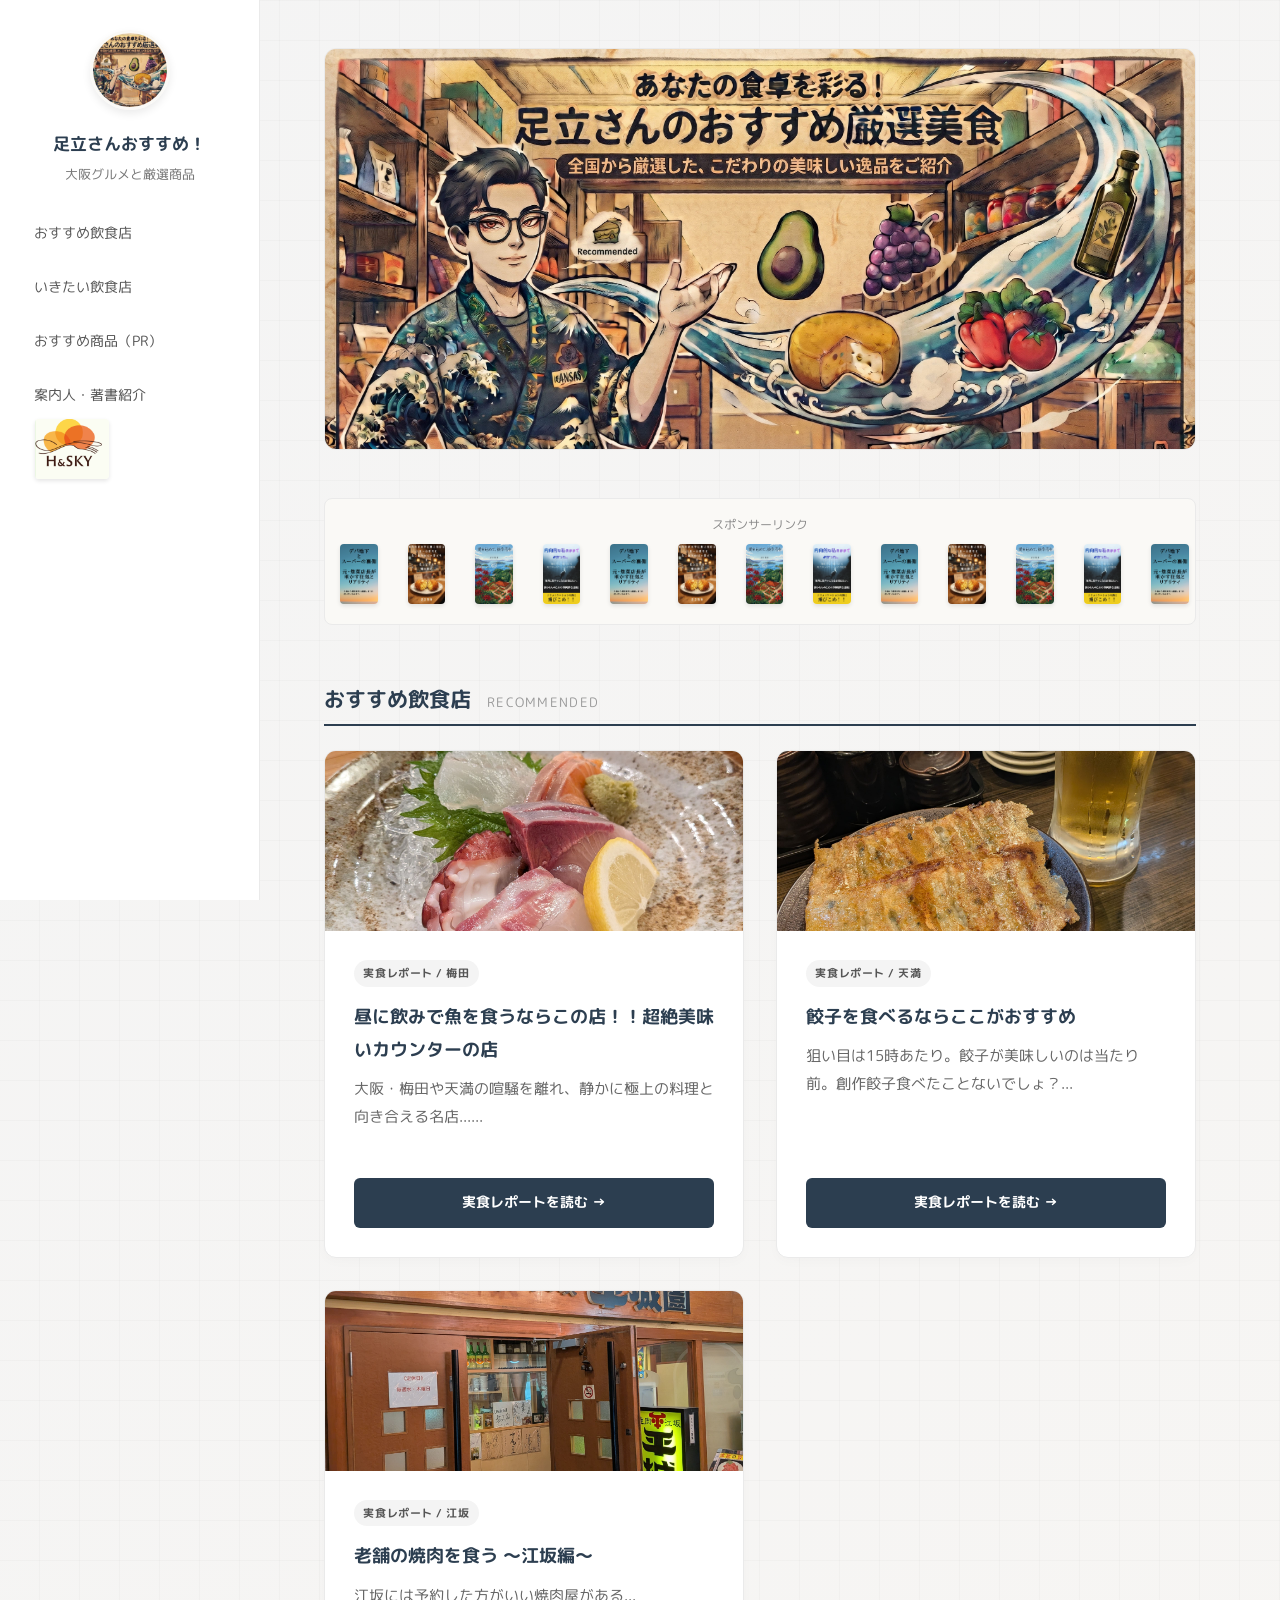
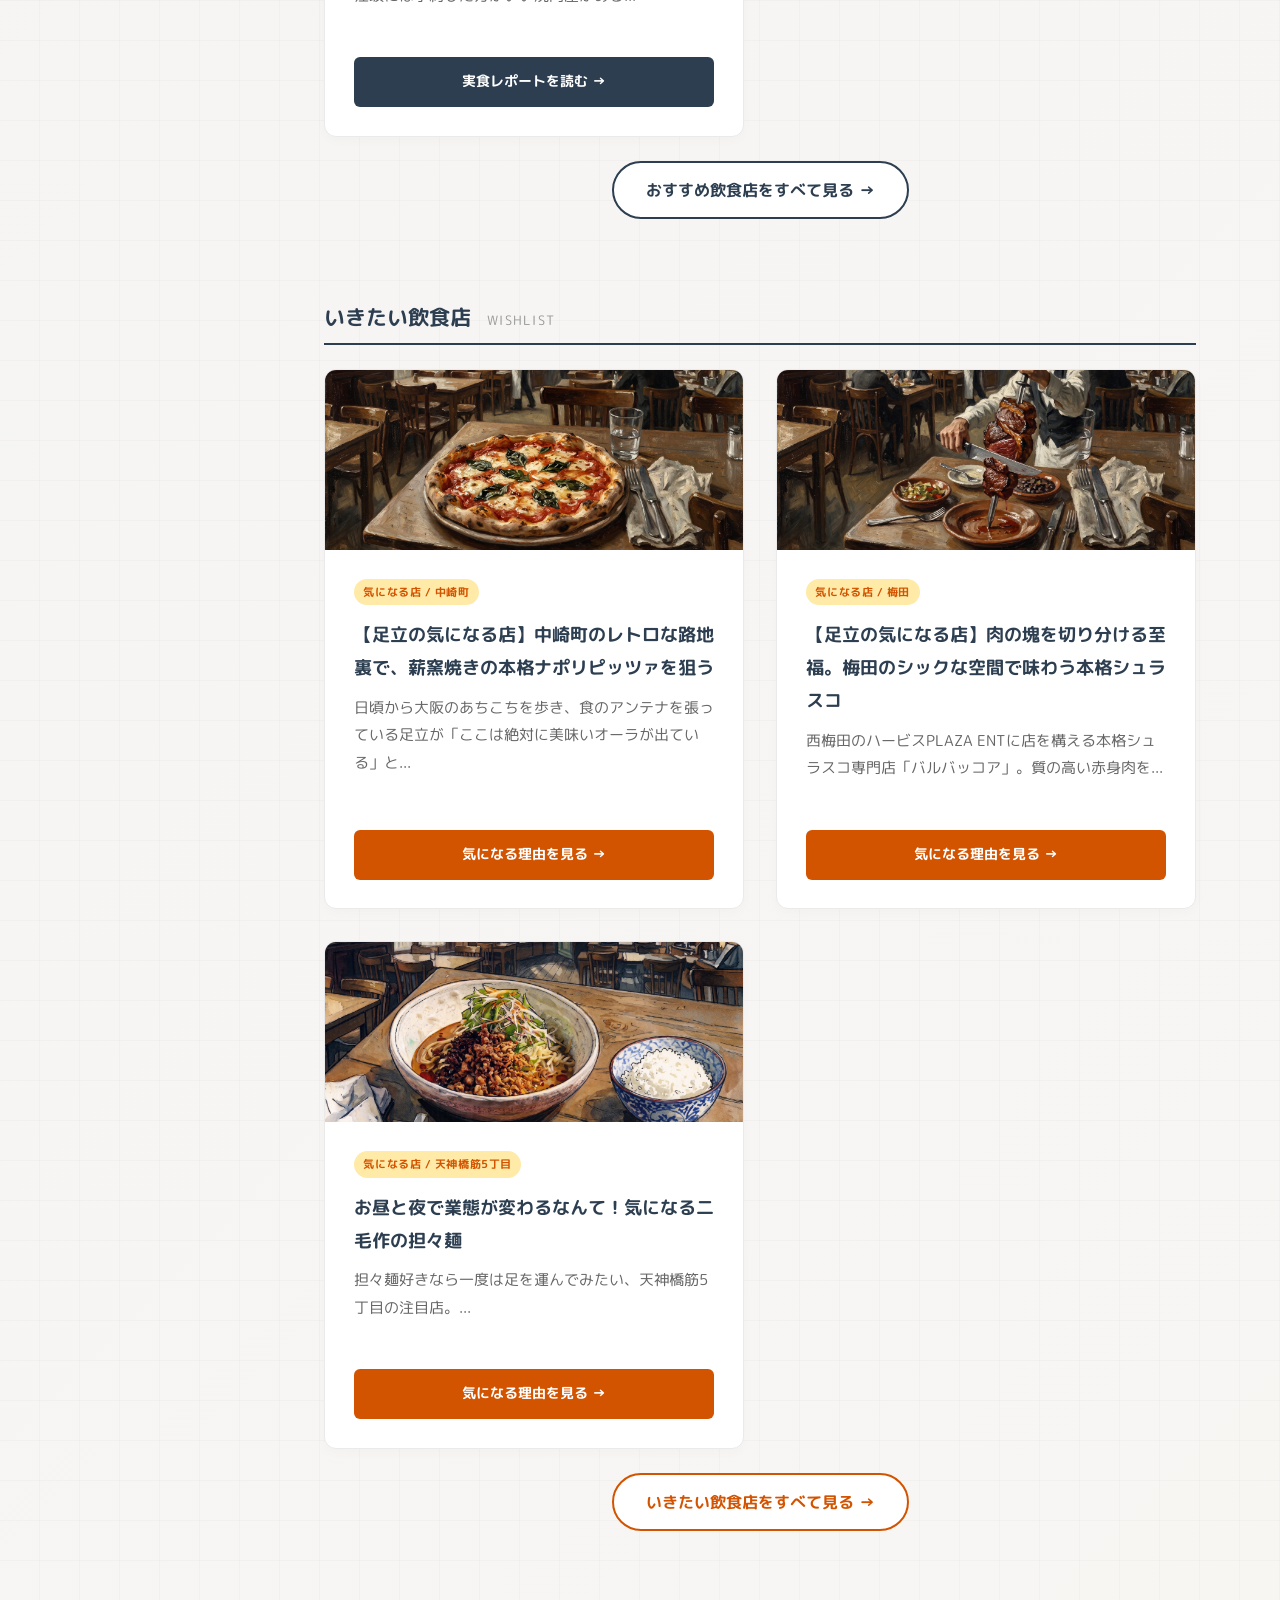
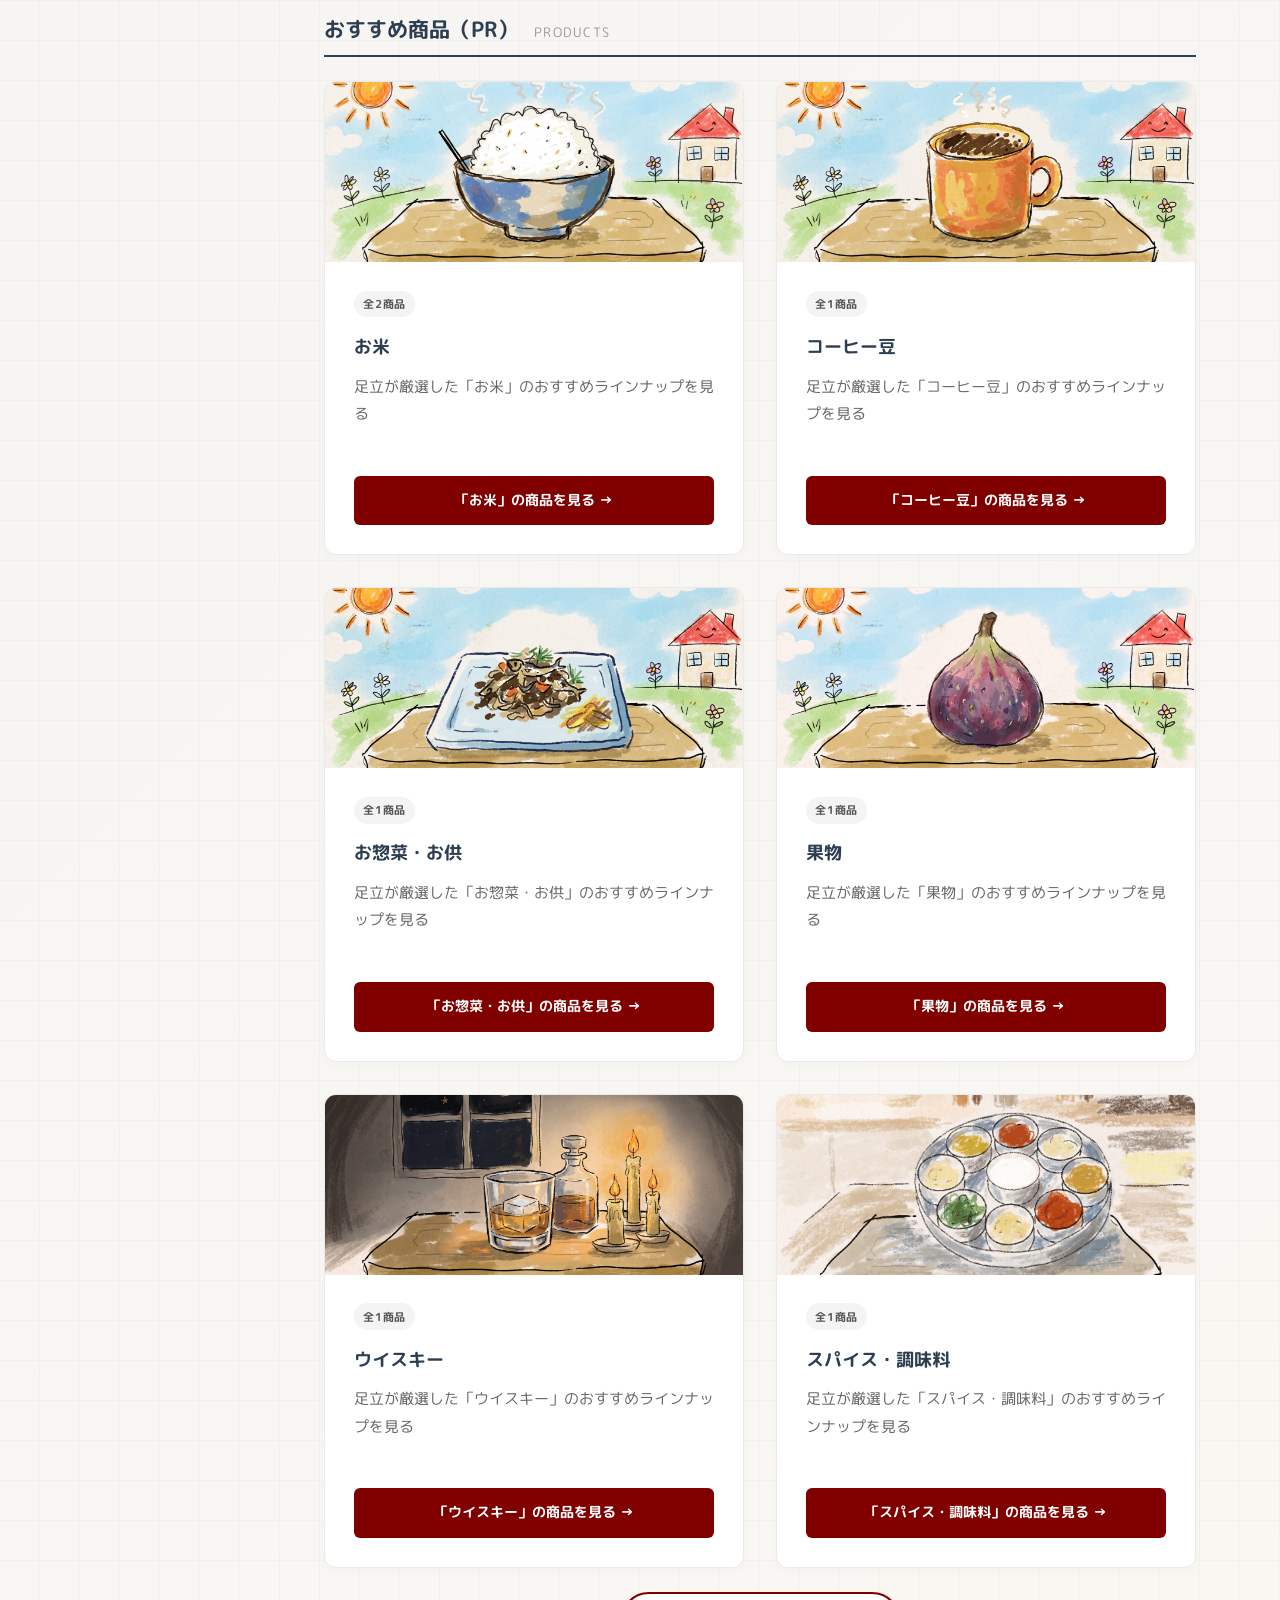
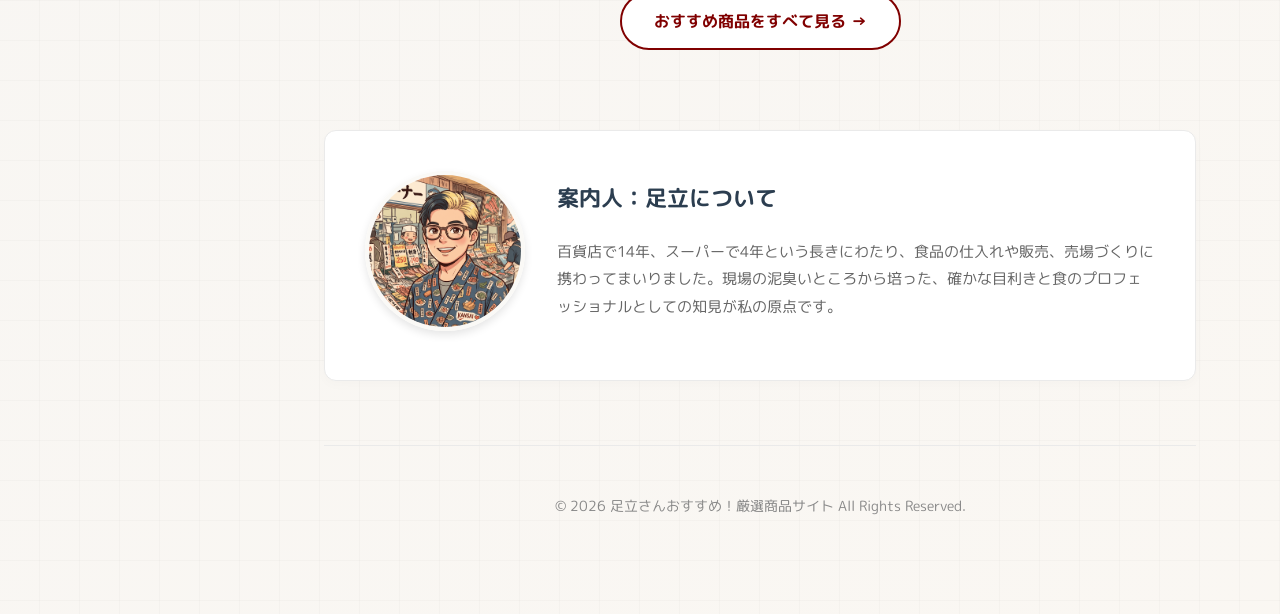
<file: index.html>
<!DOCTYPE html>
<html lang="ja">

<head>
    <meta charset="UTF-8">
    <meta name="viewport" content="width=device-width, initial-scale=1.0">
    <title>足立さんおすすめ！厳選商品と大阪グルメ</title>
    <link rel="stylesheet" href="style.css">
    <link href="https://fonts.googleapis.com/css2?family=M+PLUS+Rounded+1c:wght@400;700&display=swap" rel="stylesheet">
</head>

<body>

    <div class="site-wrapper">

        <!-- 左サイドバー（新ナビゲーション） -->
        <aside class="side-navigation">
            <div class="side-header">
                <a href="index.html" style="text-decoration: none; color: inherit;">
                    <img src="image/header-adachi.jpeg" alt="足立さん" class="side-avatar">
                    <h2>足立さんおすすめ！</h2>
                    <p class="side-subtitle">大阪グルメと厳選商品</p>
                </a>
            </div>

            <nav class="nav-links">
                <a href="#reviews">おすすめ飲食店</a>
                <a href="#wishlist">いきたい飲食店</a>
                <a href="#products">おすすめ商品（PR）</a>
                <a href="#profile">案内人・著書紹介</a>
            </nav>

            <!-- サイドバー下部：ジョブメドレー等アフィリエイト枠 -->
            <div class="ad-item">
                <a href="https://h-and-sky.jp/" target="_blank" rel="noopener">
                    <!-- 画像は image フォルダに入れたご自身のバナー画像名に書き換えてください -->
                    <img src="image/H&sky logo.png" alt="足立の著書をチェック！">
                </a>
            </div>
        </aside>

        <!-- 右側：メインコンテンツ -->
        <main class="main-content">

            <!-- スマホ用ヘッダー -->
            <header class="mobile-header-image">
                <div class="header-image-wrap">
                    <img src="image/header-adachi.jpeg" alt="足立さんのおすすめ厳選美食" class="header-image">
                </div>
            </header>

            <!-- ▼▼ 追加：無限スクロール・アフィリエイト広告枠 ▼▼ -->
            <div class="scrolling-ad-container">
                <p style="font-size: 0.75rem; color: #888; margin-bottom: 0.5rem; text-align: center;">スポンサーリンク</p>
                <div class="scrolling-ad-track">
                    <!-- 1セット目 -->
                    <!-- 1セット目の1個目を書き換える例 -->
                    <div class="ad-item">
                        <a href="https://amzn.asia/d/00pZ4227" target="_blank" rel="noopener">
                            <!-- 画像は image フォルダに入れたご自身のバナー画像名に書き換えてください -->
                            <img src="image/amazon-banner1.jpg" alt="足立の著書をチェック！">
                        </a>
                    </div>
                    <div class="ad-item">
                        <a href="https://amzn.asia/d/04F8CIHg" target="_blank" rel="noopener">
                            <!-- 画像は image フォルダに入れたご自身のバナー画像名に書き換えてください -->
                            <img src="image/amazon-banner2.jpg" alt="足立の著書をチェック！">
                        </a>
                    </div>
                    <div class="ad-item">
                        <a href="https://amzn.asia/d/04WI7oRb" target="_blank" rel="noopener">
                            <!-- 画像は image フォルダに入れたご自身のバナー画像名に書き換えてください -->
                            <img src="image/amazon-banner3.jpg" alt="足立の著書をチェック！">
                        </a>
                    </div>
                    <div class="ad-item">
                        <a href="https://amzn.asia/d/0iqJVyVq" target="_blank" rel="noopener">
                            <!-- 画像は image フォルダに入れたご自身のバナー画像名に書き換えてください -->
                            <img src="image/amazon-banner4.jpg" alt="足立の著書をチェック！">
                        </a>
                    </div>

                    <!-- 2セット目（1セット目と全く同じものを配置してループ） -->
                    <!-- 1セット目の1個目を書き換える例 -->
                    <div class="ad-item">
                        <a href="https://amzn.asia/d/00pZ4227" target="_blank" rel="noopener">
                            <!-- 画像は image フォルダに入れたご自身のバナー画像名に書き換えてください -->
                            <img src="image/amazon-banner1.jpg" alt="足立の著書をチェック！">
                        </a>
                    </div>
                    <div class="ad-item">
                        <a href="https://amzn.asia/d/04F8CIHg" target="_blank" rel="noopener">
                            <!-- 画像は image フォルダに入れたご自身のバナー画像名に書き換えてください -->
                            <img src="image/amazon-banner2.jpg" alt="足立の著書をチェック！">
                        </a>
                    </div>
                    <div class="ad-item">
                        <a href="https://amzn.asia/d/04WI7oRb" target="_blank" rel="noopener">
                            <!-- 画像は image フォルダに入れたご自身のバナー画像名に書き換えてください -->
                            <img src="image/amazon-banner3.jpg" alt="足立の著書をチェック！">
                        </a>
                    </div>

                    <div class="ad-item">
                        <a href="https://amzn.asia/d/0iqJVyVq" target="_blank" rel="noopener">
                            <!-- 画像は image フォルダに入れたご自身のバナー画像名に書き換えてください -->
                            <img src="image/amazon-banner4.jpg" alt="足立の著書をチェック！">
                        </a>
                    </div>
                    <div class="ad-item">
                        <a href="https://amzn.asia/d/00pZ4227" target="_blank" rel="noopener">
                            <!-- 画像は image フォルダに入れたご自身のバナー画像名に書き換えてください -->
                            <img src="image/amazon-banner1.jpg" alt="足立の著書をチェック！">
                        </a>
                    </div>
                    <div class="ad-item">
                        <a href="https://amzn.asia/d/04F8CIHg" target="_blank" rel="noopener">
                            <!-- 画像は image フォルダに入れたご自身のバナー画像名に書き換えてください -->
                            <img src="image/amazon-banner2.jpg" alt="足立の著書をチェック！">
                        </a>
                    </div>
                    <div class="ad-item">
                        <a href="https://amzn.asia/d/04WI7oRb" target="_blank" rel="noopener">
                            <!-- 画像は image フォルダに入れたご自身のバナー画像名に書き換えてください -->
                            <img src="image/amazon-banner3.jpg" alt="足立の著書をチェック！">
                        </a>
                    </div>

                    <div class="ad-item">
                        <a href="https://amzn.asia/d/0iqJVyVq" target="_blank" rel="noopener">
                            <!-- 画像は image フォルダに入れたご自身のバナー画像名に書き換えてください -->
                            <img src="image/amazon-banner4.jpg" alt="足立の著書をチェック！">
                        </a>
                    </div>
                    <div class="ad-item">
                        <a href="https://amzn.asia/d/00pZ4227" target="_blank" rel="noopener">
                            <!-- 画像は image フォルダに入れたご自身のバナー画像名に書き換えてください -->
                            <img src="image/amazon-banner1.jpg" alt="足立の著書をチェック！">
                        </a>
                    </div>
                    <div class="ad-item">
                        <a href="https://amzn.asia/d/04F8CIHg" target="_blank" rel="noopener">
                            <!-- 画像は image フォルダに入れたご自身のバナー画像名に書き換えてください -->
                            <img src="image/amazon-banner2.jpg" alt="足立の著書をチェック！">
                        </a>
                    </div>
                    <div class="ad-item">
                        <a href="https://amzn.asia/d/04WI7oRb" target="_blank" rel="noopener">
                            <!-- 画像は image フォルダに入れたご自身のバナー画像名に書き換えてください -->
                            <img src="image/amazon-banner3.jpg" alt="足立の著書をチェック！">
                        </a>
                    </div>

                    <div class="ad-item">
                        <a href="https://amzn.asia/d/0iqJVyVq" target="_blank" rel="noopener">
                            <!-- 画像は image フォルダに入れたご自身のバナー画像名に書き換えてください -->
                            <img src="image/amazon-banner4.jpg" alt="足立の著書をチェック！">
                        </a>
                    </div>
                </div>
            </div>
            <!-- ▲▲ 追加ここまで ▲▲ -->


            <!-- 1. おすすめ飲食店セクション（最新3件） -->
            <div class="section-header" id="reviews">
                <h2>おすすめ飲食店</h2>
                <span>Recommended</span>
            </div>
            <div class="grid" id="review-grid">
                <!-- JSで3件自動生成 -->
            </div>
            <div style="text-align: center; margin-top: 1.5rem;">
                <a href="list-gourmet.html"
                    style="display: inline-block; padding: 0.8rem 2rem; background: #fff; color: #2c3e50; border: 2px solid #2c3e50; border-radius: 30px; text-decoration: none; font-weight: bold; transition: 0.2s;">おすすめ飲食店をすべて見る
                    →</a>
            </div>

            <!-- 2. いきたい飲食店セクション（最新3件） -->
            <div class="section-header" id="wishlist" style="margin-top: 5rem;">
                <h2>いきたい飲食店</h2>
                <span>Wishlist</span>
            </div>
            <div class="grid" id="wishlist-grid">
                <!-- JSで3件自動生成 -->
            </div>
            <div style="text-align: center; margin-top: 1.5rem;">
                <a href="list-wish.html"
                    style="display: inline-block; padding: 0.8rem 2rem; background: #fff; color: #d35400; border: 2px solid #d35400; border-radius: 30px; text-decoration: none; font-weight: bold; transition: 0.2s;">いきたい飲食店をすべて見る
                    →</a>
            </div>

            <!-- 3. おすすめ商品（PR）セクション（最新3件） -->
            <div class="section-header" id="products" style="margin-top: 5rem;">
                <h2>おすすめ商品（PR）</h2>
                <span>Products</span>
            </div>
            <div class="grid" id="product-grid">
                <!-- JSで3件自動生成 -->
            </div>
            <div style="text-align: center; margin-top: 1.5rem;">
                <a href="list-product.html"
                    style="display: inline-block; padding: 0.8rem 2rem; background: #fff; color: #800000; border: 2px solid #800000; border-radius: 30px; text-decoration: none; font-weight: bold; transition: 0.2s;">おすすめ商品をすべて見る
                    →</a>
            </div>

            <!-- 案内人プロフィール -->
            <div class="adachi-profile" id="profile" style="margin-top: 5rem;">
                <div class="profile-image-wrap">
                    <img src="image/1.png" alt="足立さん" class="profile-image">
                </div>
                <div class="profile-text">
                    <h3>案内人：足立について</h3>
                    <p>百貨店で14年、スーパーで4年という長きにわたり、食品の仕入れや販売、売場づくりに携わってまいりました。現場の泥臭いところから培った、確かな目利きと食のプロフェッショナルとしての知見が私の原点です。
                    </p>
                </div>
            </div>

            <footer>
                <p>&copy; 2026 足立さんおすすめ！厳選商品サイト All Rights Reserved.</p>
            </footer>

        </main>
    </div>

    <!-- データ読み込み ＆ トップページ自動生成 -->
    <script src="products.js"></script>
    <script src="articles.js"></script>
    <script>
        // 1. おすすめ飲食店（review）を最新3件取得
        const reviews = gourmetArticles.filter(a => a.type === 'review').slice(0, 3);
        const reviewGrid = document.getElementById('review-grid');
        if (reviewGrid) {
            reviewGrid.innerHTML = reviews.map(article => `
                <article class="card">
                    <div class="card-image-wrap" style="height: 180px; overflow: hidden;">
    <img src="${article.image}" alt="${article.title}" style="width: 100%; height: 100%; object-fit: cover;">
</div>
                    <div class="card-content">
                        <span class="category-tag">${article.tag}</span>
                        <h3>${article.title}</h3>
                        <p class="card-desc">${article.lead.substring(0, 50)}...</p>
                    </div>
                    <a href="article.html?id=${article.id}" class="affiliate-btn" style="background-color: #2c3e50;">実食レポートを読む →</a>
                </article>
            `).join('');
        }
        
        // 2. いきたい飲食店（wishlist）を最新3件取得
        const wishes = gourmetArticles.filter(a => a.type === 'wishlist').slice(0, 3);
        const wishGrid = document.getElementById('wishlist-grid');
        if (wishGrid) {
            wishGrid.innerHTML = wishes.map(article => `
                <article class="card">
                    <div class="card-image-wrap" style="height: 180px; overflow: hidden;">
                        <img src="${article.image}" alt="${article.title}" style="width: 100%; height: 100%; object-fit: cover;">
                    </div>
                    <div class="card-content">
                        <span class="category-tag" style="background-color: #ffeaa7; color: #d35400;">${article.tag}</span>
                        <h3>${article.title}</h3>
                        <p class="card-desc">${article.lead.substring(0, 50)}...</p>
                    </div>
                    <a href="article.html?id=${article.id}" class="affiliate-btn" style="background-color: #d35400;">気になる理由を見る →</a>
                </article>
            `).join('');
        }

       // 3. おすすめ商品をカテゴリー別の入口カードとして自動生成
       const productGrid = document.getElementById('product-grid');
        if (productGrid && typeof products !== 'undefined') {
            const categories = [...new Set(products.map(p => p.category))];
            productGrid.innerHTML = categories.map(cat => {
                const catProducts = products.filter(p => p.category === cat);
                const firstProd = catProducts[0];
                return `
                    <article class="card">
                        <div class="card-image-wrap" style="height: 180px; overflow: hidden;">
                            <img src="${firstProd.image}" alt="${cat}" style="width: 100%; height: 100%; object-fit: cover;">
                        </div>
                        <div class="card-content">
                            <span class="category-tag" style="background: #f4f4f4; color: #555;">全${catProducts.length}商品</span>
                            <h3>${cat}</h3>
                            <p class="card-desc">足立が厳選した「${cat}」のおすすめラインナップを見る</p>
                        </div>
                        <a href="list-product.html?cat=${encodeURIComponent(cat)}" class="affiliate-btn" style="background-color: #800000;">「${cat}」の商品を見る →</a>
                    </article>
                `;
            }).join('');
        }
    </script>
</body>

</html>
</file>
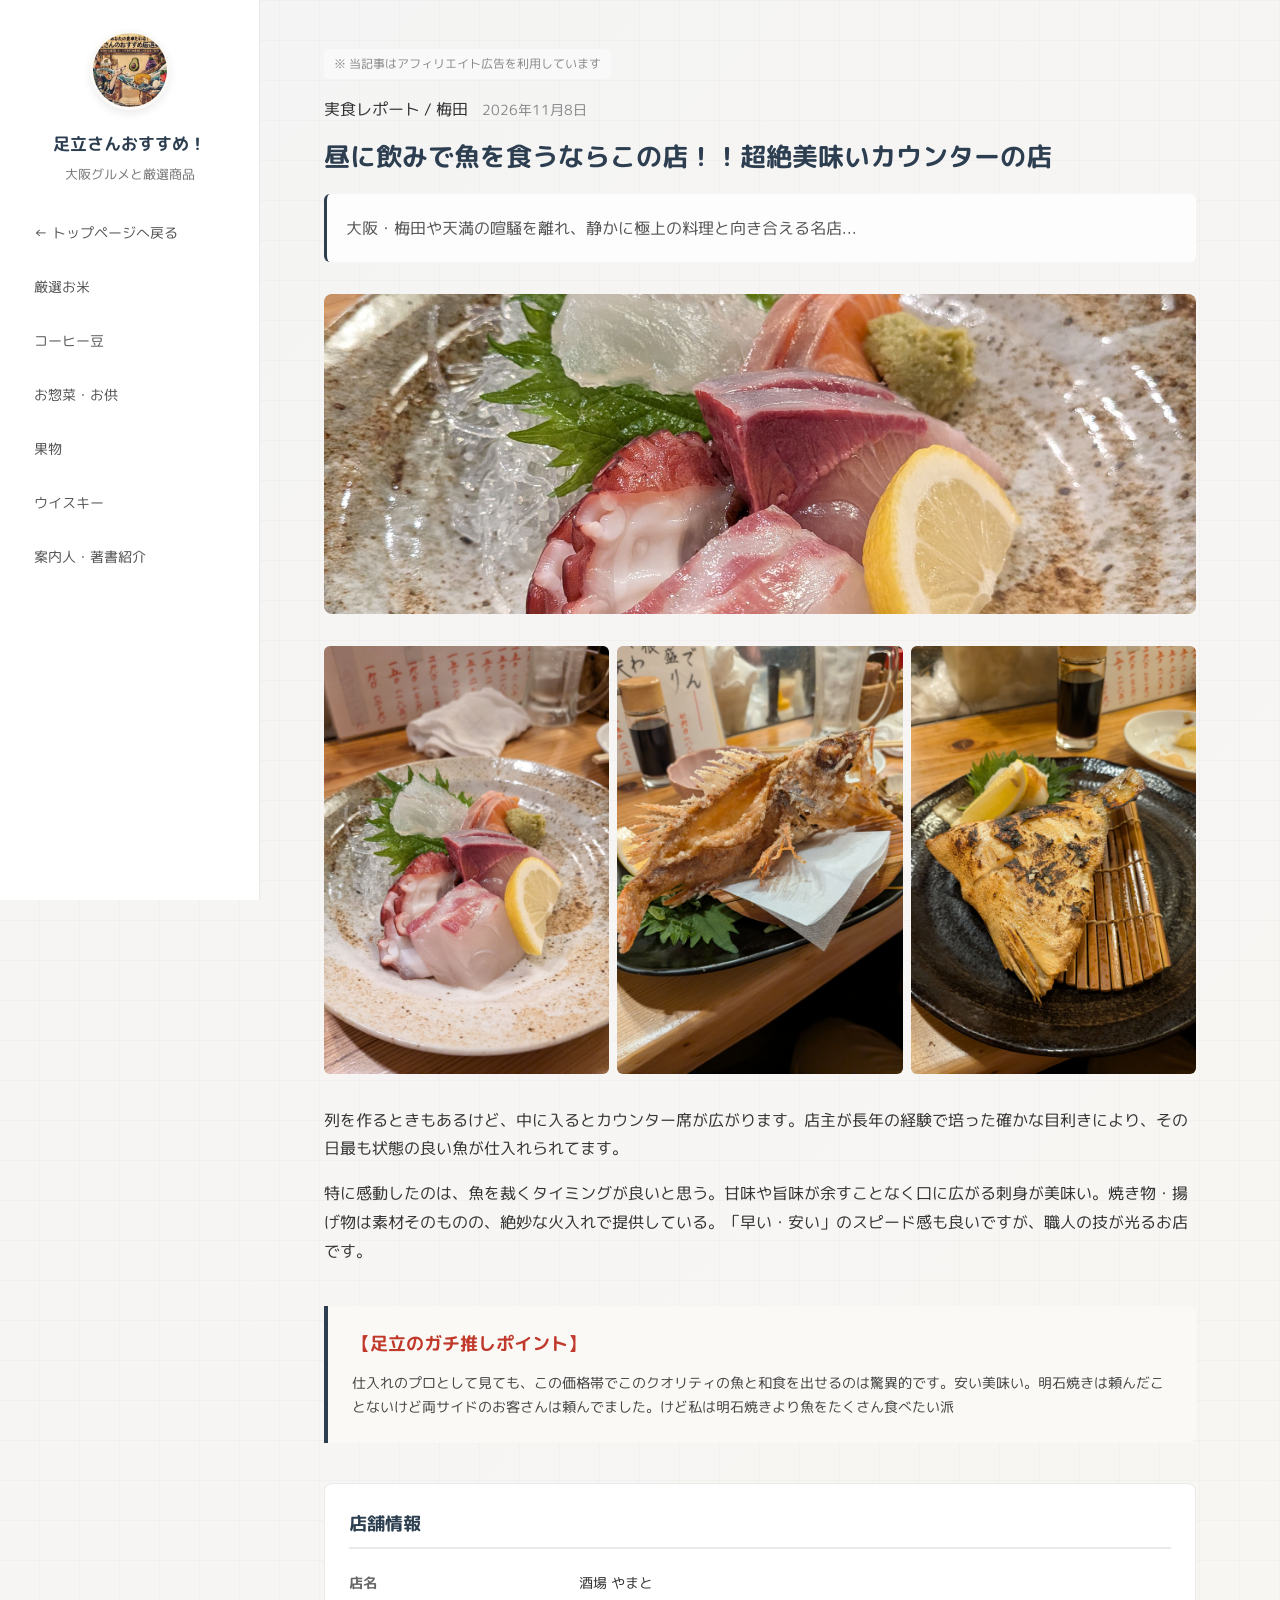
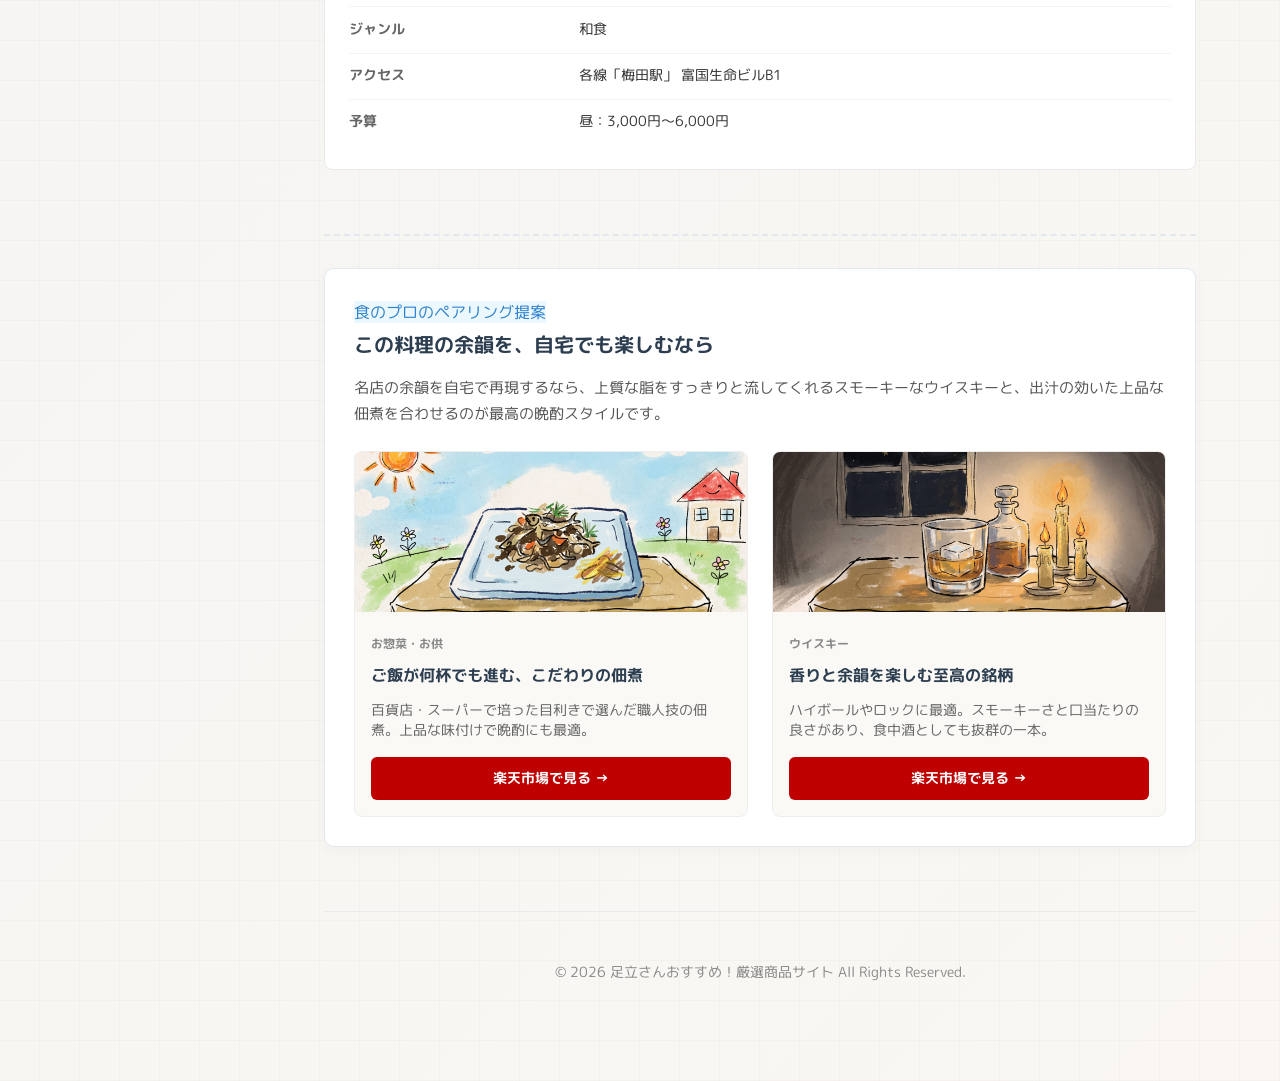
<file: article.html>
<!DOCTYPE html>
<html lang="ja">
<head>
    <meta charset="UTF-8">
    <meta name="viewport" content="width=device-width, initial-scale=1.0">
    <title id="page-title">大阪グルメ記事 | 足立さんおすすめ！</title>
    <link rel="stylesheet" href="style.css">
    <link href="https://fonts.googleapis.com/css2?family=M+PLUS+Rounded+1c:wght@400;700&display=swap" rel="stylesheet">
</head>
<body>

    <div class="site-wrapper">

        <!-- 左サイドバー -->
        <aside class="side-navigation">
            <div class="side-header">
                <a href="index.html" style="text-decoration: none; color: inherit;">
                    <img src="image/header-adachi.jpeg" alt="足立さん" class="side-avatar">
                    <h2>足立さんおすすめ！</h2>
                    <p class="side-subtitle">大阪グルメと厳選商品</p>
                </a>
            </div>
            
            <nav class="nav-links">
                <a href="index.html">← トップページへ戻る</a>
                <a href="index.html#rice">厳選お米</a>
                <a href="index.html#coffee">コーヒー豆</a>
                <a href="index.html#side-dish">お惣菜・お供</a>
                <a href="index.html#fruits">果物</a>
                <a href="index.html#whisky">ウイスキー</a>
                <a href="index.html#profile">案内人・著書紹介</a>
            </nav>
        </aside>

        <!-- 右側：メインコンテンツ -->
        <main class="main-content">

            <!-- ステマ規制対策（PR表記） -->
            <div style="font-size: 0.75rem; color: #888; margin-bottom: 1rem; background: #f9f9f9; padding: 4px 10px; border-radius: 4px; display: inline-block;">
                ※ 当記事はアフィリエイト広告を利用しています
            </div>

            <article class="gourmet-article" id="article-container">
                <!-- JSで本文が動的に流し込まれます -->
            </article>

            <!-- 記事連動：この記事に合う厳選商品エリア（動的生成） -->
            <section id="pairing-section" style="margin-top: 4rem; padding-top: 2rem; border-top: 2px dashed #e2e8f0;">
                <!-- JSで動的に差し込みます -->
            </section>

            <footer>
                <p>&copy; 2026 足立さんおすすめ！厳選商品サイト All Rights Reserved.</p>
            </footer>

        </main>

    </div>

  <!-- 商品マスターと記事データの読み込み -->
  <script src="products.js"></script>
  <script src="articles.js"></script>
  <script>
  const params = new URLSearchParams(window.location.search);
        const articleId = params.get('id') || "1";

        const article = gourmetArticles.find(item => item.id === articleId);
        const container = document.getElementById('article-container');
        const pairingSection = document.getElementById('pairing-section');

        if (article) {
            document.getElementById('page-title').textContent = `${article.title} | 足立さんおすすめ！大阪グルメ`;

            const paragraphsHtml = article.content.map(p => `<p style="margin-bottom: 1rem; line-height: 1.8;">${p}</p>`).join('');

            // ギャラリー画像の生成
            let galleryHtml = '';
            if (article.gallery && article.gallery.length > 0) {
                const imagesHtml = article.gallery.map(img => `
                    <div style="aspect-ratio: 2 / 3; overflow: hidden; border-radius: 6px;">
                        <img src="${img}" alt="ギャラリー画像" style="width: 100%; height: 100%; object-fit: cover;">
                    </div>
                `).join('');
                
                galleryHtml = `
                    <div class="article-gallery" style="display: grid; grid-template-columns: repeat(3, 1fr); gap: 8px; margin: 2rem 0;">
                        ${imagesHtml}
                    </div>
                `;
            }

            // ▼▼ 今回の追加：メイン画像（アイキャッチ）の生成 ▼▼
            let heroImageHtml = '';
            // article.image に .jpg や .png などの本物の画像パスが入っていれば画像を表示
            if (article.image && (article.image.includes('.jpg') || article.image.includes('.jpeg') || article.image.includes('.png'))) {
                heroImageHtml = `
                <div class="article-hero-image" style="margin: 1.5rem 0; border-radius: 8px; overflow: hidden; height: 320px;">
                    <img src="${article.image}" alt="メイン画像" style="width: 100%; height: 100%; object-fit: cover;">
                </div>`;
            } else {
                // 画像がない場合は従来のグレーの箱を表示
                heroImageHtml = `
                <div class="article-hero-image">
                    <div class="card-img-placeholder" style="height: 320px; background: #e2e8f0; display: flex; align-items: center; justify-content: center; color: #718096; border-radius: 8px; margin: 1.5rem 0;">
                        ${article.imagePlaceholder || '画像準備中'}
                    </div>
                </div>`;
            }

            container.innerHTML = `
                <div class="article-meta" style="margin-bottom: 1rem;">
                    <span class="category-tag" style="${article.type === 'wishlist' ? 'background-color: #ffeaa7; color: #d35400;' : ''}">${article.tag}</span>
                    <span class="article-date" style="font-size: 0.85rem; color: #888; margin-left: 10px;">${article.date}</span>
                </div>
                
                <h1 class="article-title" style="font-size: 1.6rem; color: #2c3e50; margin-bottom: 1.2rem; line-height: 1.4;">${article.title}</h1>
                
                <p class="article-lead" style="font-size: 1rem; color: #555; background: #fdfdfd; padding: 1.2rem; border-radius: 6px; border-left: 3px solid #2c3e50; margin-bottom: 2rem;">${article.lead}</p>

                <!-- ここでメイン画像（またはグレーの箱）を表示 -->
                ${heroImageHtml}

                <!-- ここでギャラリー画像を表示 -->
                ${galleryHtml}

                <section class="article-section" style="margin: 2rem 0;">
                    ${paragraphsHtml}
                </section>

                <div class="review-box" style="margin: 2.5rem 0; padding: 1.5rem; background: #faf9f6; border-left: 4px solid ${article.type === 'wishlist' ? '#d35400' : '#2c3e50'}; border-radius: 0 8px 8px 0;">
                    <h3 style="color: ${article.type === 'wishlist' ? '#d35400' : '#c0392b'}; margin-bottom: 0.8rem; font-size: 1.1rem;">【足立のガチ推しポイント】</h3>
                    <p style="line-height: 1.7;">${article.adachiPoint}</p>
                </div>

                <section class="shop-info-box" style="background: #ffffff; border: 1px solid #eaeaea; border-radius: 8px; padding: 1.5rem; margin-top: 2rem;">
                    <h3 style="font-size: 1.1rem; color: #2c3e50; margin-bottom: 0.8rem; border-bottom: 2px solid #eaeaea; padding-bottom: 0.4rem;">店舗情報</h3>
                    <table style="width: 100%; font-size: 0.9rem; border-collapse: collapse;">
                        <tr style="border-bottom: 1px solid #f4f4f4;"><th style="text-align: left; width: 28%; padding: 0.6rem 0; color: #666;">店名</th><td style="padding: 0.6rem 0;">${article.shopInfo.name}</td></tr>
                        <tr style="border-bottom: 1px solid #f4f4f4;"><th style="text-align: left; padding: 0.6rem 0; color: #666;">ジャンル</th><td style="padding: 0.6rem 0;">${article.shopInfo.genre}</td></tr>
                        <tr style="border-bottom: 1px solid #f4f4f4;"><th style="text-align: left; padding: 0.6rem 0; color: #666;">アクセス</th><td style="padding: 0.6rem 0;">${article.shopInfo.access}</td></tr>
                        <tr><th style="text-align: left; padding: 0.6rem 0; color: #666;">予算</th><td style="padding: 0.6rem 0;">${article.shopInfo.budget}</td></tr>
                    </table>
                </section>
            `;

            if (article.relatedProductIds && article.relatedProductIds.length > 0) {
                const matchedProducts = products.filter(p => article.relatedProductIds.includes(p.id));

                pairingSection.innerHTML = `
                    <div style="background: #fff; border: 1px solid #e2e8f0; border-radius: 10px; padding: 1.8rem; box-shadow: 0 4px 12px rgba(0,0,0,0.03);">
                        <span class="category-tag" style="background: #ebf8ff; color: #3182ce; margin-bottom: 0.6rem;">食のプロのペアリング提案</span>
                        <h3 style="font-size: 1.25rem; color: #2c3e50; margin-bottom: 0.8rem;">この料理の余韻を、自宅でも楽しむなら</h3>
                        <p style="font-size: 0.95rem; color: #555; line-height: 1.7; margin-bottom: 1.5rem;">${article.pairingComment}</p>
                        
                        <div style="display: grid; grid-template-columns: repeat(auto-fit, minmax(240px, 1fr)); gap: 1.5rem;">
                            ${matchedProducts.map(prod => `
                                <div style="border: 1px solid #eee; border-radius: 8px; overflow: hidden; display: flex; flex-direction: column; justify-content: space-between; background: #faf9f6;">
                                    <div style="height: 160px; overflow: hidden; background: #fff;">
                                        <img src="${prod.image}" alt="${prod.name}" style="width: 100%; height: 100%; object-fit: cover;">
                                    </div>
                                    <div style="padding: 1rem; flex-grow: 1;">
                                        <span style="font-size: 0.75rem; color: #888; font-weight: bold;">${prod.category}</span>
                                        <h4 style="font-size: 1rem; color: #2c3e50; margin: 0.3rem 0 0.6rem 0;">${prod.name}</h4>
                                        <p style="font-size: 0.85rem; color: #666; line-height: 1.5;">${prod.desc}</p>
                                    </div>
                                    <a href="${prod.url}" target="_blank" rel="noopener" class="affiliate-btn rakuten-btn" style="margin: 0 1rem 1rem 1rem; padding: 0.6rem; font-size: 0.85rem; text-decoration: none;">
                                        ${prod.btnText} →
                                    </a>
                                </div>
                            `).join('')}
                        </div>
                    </div>
                `;
            }
        } else {
            container.innerHTML = '<p>指定された記事が見つかりませんでした。<a href="index.html">トップページへ戻る</a></p>';
        }
  </script>
</body>
</html>
</file>
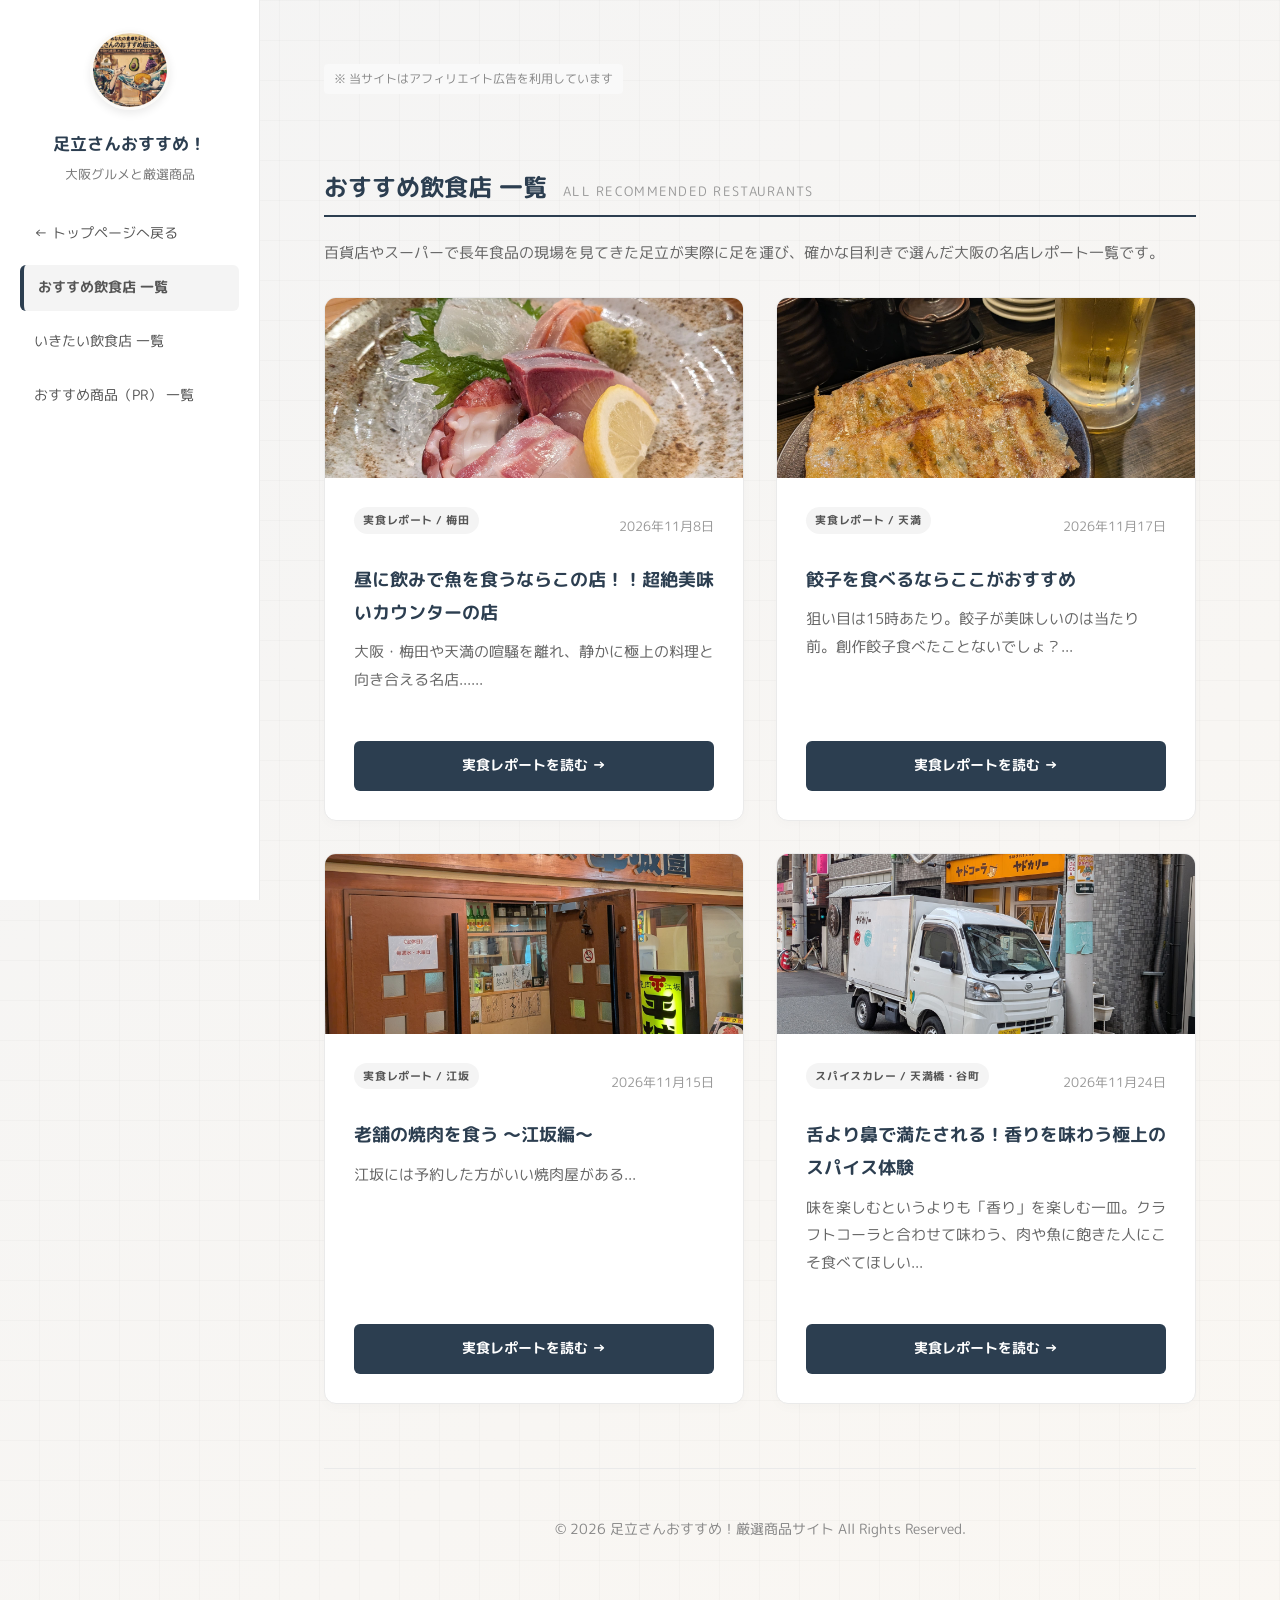
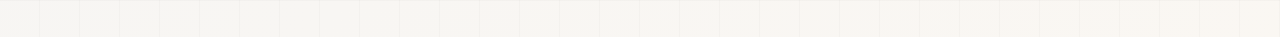
<file: list-gourmet.html>
<!DOCTYPE html>
<html lang="ja">
<head>
    <meta charset="UTF-8">
    <meta name="viewport" content="width=device-width, initial-scale=1.0">
    <title>おすすめ飲食店一覧 | 足立さんおすすめ！大阪グルメ</title>
    <link rel="stylesheet" href="style.css">
    <link href="https://fonts.googleapis.com/css2?family=M+PLUS+Rounded+1c:wght@400;700&display=swap" rel="stylesheet">
</head>
<body>

    <div class="site-wrapper">

        <!-- 左サイドバー -->
        <aside class="side-navigation">
            <div class="side-header">
                <a href="index.html" style="text-decoration: none; color: inherit;">
                    <img src="image/header-adachi.jpeg" alt="足立さん" class="side-avatar">
                    <h2>足立さんおすすめ！</h2>
                    <p class="side-subtitle">大阪グルメと厳選商品</p>
                </a>
            </div>
            
            <nav class="nav-links">
                <a href="index.html">← トップページへ戻る</a>
                <!-- 現在のページをハイライト表示 -->
                <a href="list-gourmet.html" style="background: #f4f4f4; font-weight: bold; border-left: 4px solid #2c3e50;">おすすめ飲食店 一覧</a>
                <a href="list-wish.html">いきたい飲食店 一覧</a>
                <a href="list-product.html">おすすめ商品（PR） 一覧</a>
            </nav>
        </aside>

        <!-- 右側：メインコンテンツ -->
        <main class="main-content">

            <!-- ステマ規制対策（PR表記） -->
            <div style="font-size: 0.75rem; color: #888; margin-top: 1rem; margin-bottom: 1rem; background: #f9f9f9; padding: 4px 10px; border-radius: 4px; display: inline-block;">
                ※ 当サイトはアフィリエイト広告を利用しています
            </div>

            <div class="section-header">
                <h1 style="font-size: 1.5rem; color: #2c3e50; margin: 0;">おすすめ飲食店 一覧</h1>
                <span>All Recommended Restaurants</span>
            </div>
            <p style="font-size: 0.95rem; color: #666; margin-bottom: 2rem; line-height: 1.6;">
                百貨店やスーパーで長年食品の現場を見てきた足立が実際に足を運び、確かな目利きで選んだ大阪の名店レポート一覧です。
            </p>

            <!-- 記事一覧を自動生成するグリッド -->
            <div class="grid" id="all-review-grid">
                <!-- JSで全件自動生成 -->
            </div>

            <footer style="margin-top: 4rem;">
                <p>&copy; 2026 足立さんおすすめ！厳選商品サイト All Rights Reserved.</p>
            </footer>

        </main>
    </div>

    <!-- データ読み込み ＆ 一覧の自動生成 -->
    <script src="articles.js"></script>
    <script>
        // type が 'review' の記事を【すべて】取得する（sliceを使わない）
        const allReviews = gourmetArticles.filter(a => a.type === 'review');
        const grid = document.getElementById('all-review-grid');
        
        if (grid) {
            if (allReviews.length > 0) {
                grid.innerHTML = allReviews.map(article => `
                    <article class="card">
                       <div class="card-image-wrap" style="height: 180px; overflow: hidden;">
                            <img src="${article.image}" alt="${article.title}" style="width: 100%; height: 100%; object-fit: cover;">
                        </div>
                        
                        <div class="card-content">
                            <div style="display: flex; justify-content: space-between; align-items: center; margin-bottom: 0.5rem;">
                                <span class="category-tag">${article.tag}</span>
                                <span style="font-size: 0.8rem; color: #999;">${article.date}</span>
                            </div>
                            <h3 style="margin-top: 0.5rem;">${article.title}</h3>
                            <p class="card-desc">${article.lead.substring(0, 55)}...</p>
                        </div>
                        <a href="article.html?id=${article.id}" class="affiliate-btn" style="background-color: #2c3e50;">実食レポートを読む →</a>
                    </article>
                `).join('');
            } else {
                grid.innerHTML = '<p style="color: #666;">現在公開されている実食レポートはありません。</p>';
            }
        }
    </script>
</body>
</html>
</file>
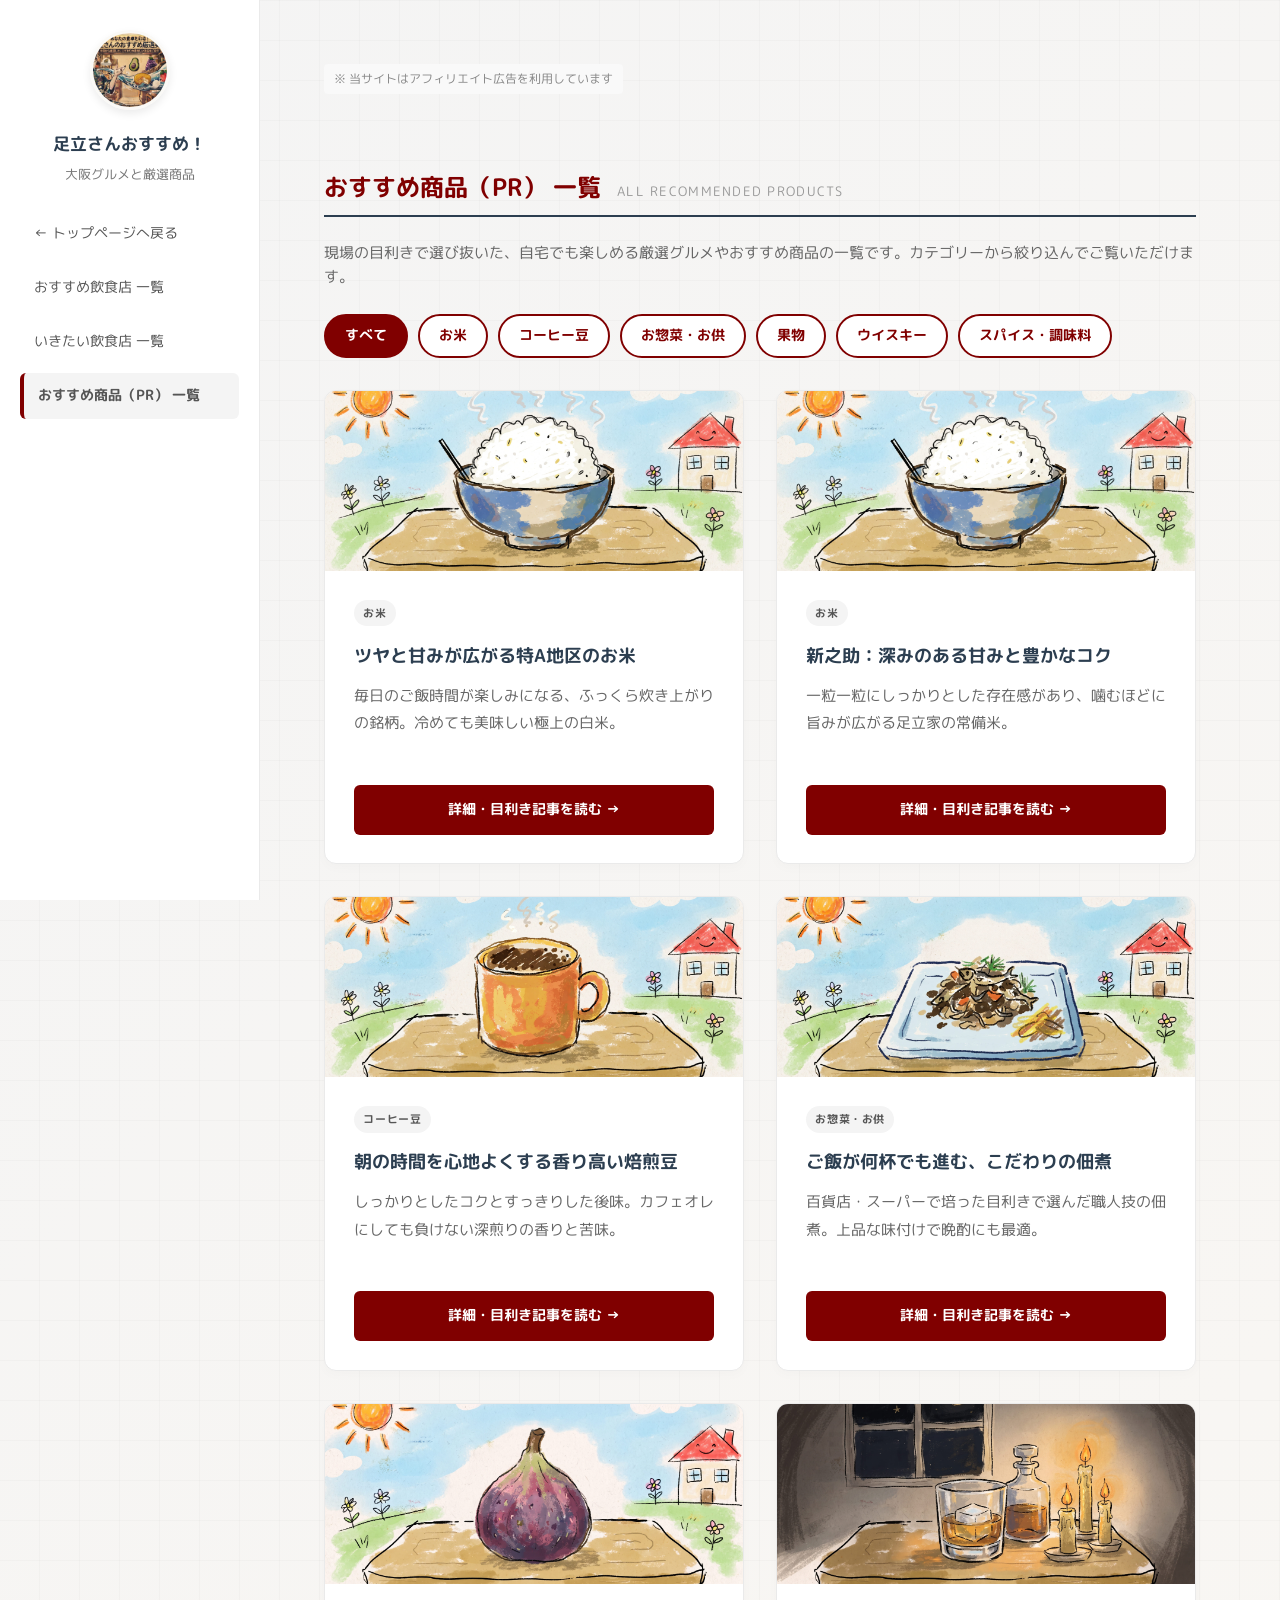
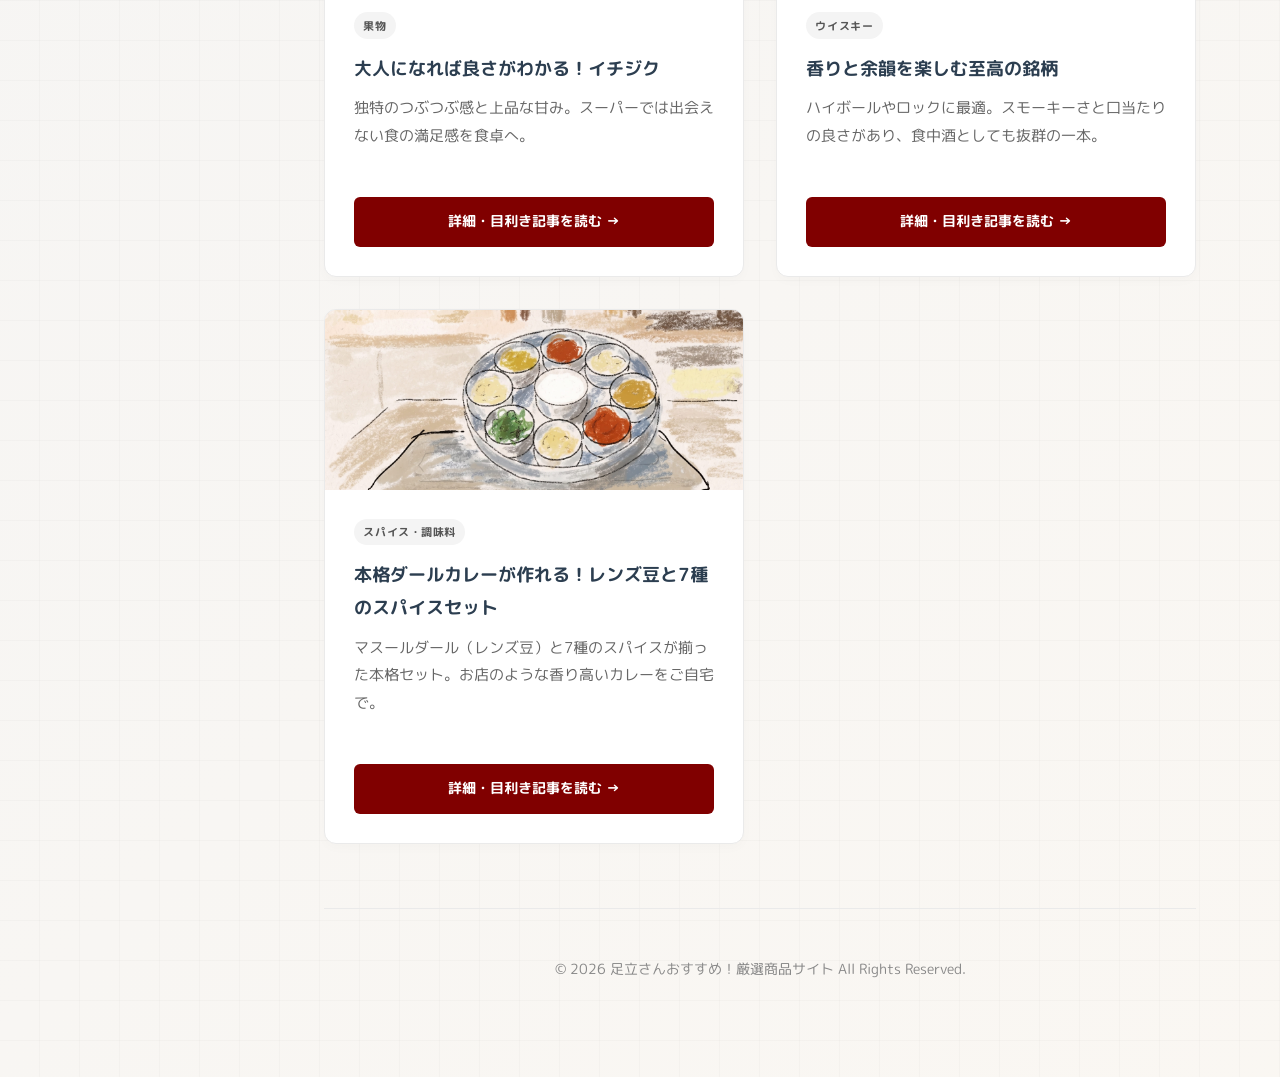
<file: list-product.html>
<!DOCTYPE html>
<html lang="ja">
<head>
    <meta charset="UTF-8">
    <meta name="viewport" content="width=device-width, initial-scale=1.0">
    <title>おすすめ商品（PR）一覧 | 足立さんおすすめ！大阪グルメ</title>
    <link rel="stylesheet" href="style.css">
    <link href="https://fonts.googleapis.com/css2?family=M+PLUS+Rounded+1c:wght@400;700&display=swap" rel="stylesheet">
</head>
<body>

    <div class="site-wrapper">

        <!-- 左サイドバー -->
        <aside class="side-navigation">
            <div class="side-header">
                <a href="index.html" style="text-decoration: none; color: inherit;">
                    <img src="image/header-adachi.jpeg" alt="足立さん" class="side-avatar">
                    <h2>足立さんおすすめ！</h2>
                    <p class="side-subtitle">大阪グルメと厳選商品</p>
                </a>
            </div>
            
            <nav class="nav-links">
                <a href="index.html">← トップページへ戻る</a>
                <a href="list-gourmet.html">おすすめ飲食店 一覧</a>
                <a href="list-wish.html">いきたい飲食店 一覧</a>
                <!-- 現在のページをハイライト表示 -->
                <a href="list-product.html" style="background: #f4f4f4; font-weight: bold; border-left: 4px solid #800000;">おすすめ商品（PR） 一覧</a>
            </nav>
        </aside>

        <!-- 右側：メインコンテンツ -->
        <main class="main-content">

            <!-- ステマ規制対策（PR表記） -->
            <div style="font-size: 0.75rem; color: #888; margin-top: 1rem; margin-bottom: 1rem; background: #f9f9f9; padding: 4px 10px; border-radius: 4px; display: inline-block;">
                ※ 当サイトはアフィリエイト広告を利用しています
            </div>

            <div class="section-header">
                <h1 id="page-title" style="font-size: 1.5rem; color: #800000; margin: 0;">おすすめ商品（PR） 一覧</h1>
                <span>All Recommended Products</span>
            </div>
            <p style="font-size: 0.95rem; color: #666; margin-bottom: 1.5rem; line-height: 1.6;">
                現場の目利きで選び抜いた、自宅でも楽しめる厳選グルメやおすすめ商品の一覧です。カテゴリーから絞り込んでご覧いただけます。
            </p>

            <!-- カテゴリー切り替えボタン（JSで自動生成） -->
            <div id="category-filters" style="display: flex; flex-wrap: wrap; gap: 0.6rem; margin-bottom: 2rem;"></div>

            <!-- 商品一覧を自動生成するグリッド -->
            <div class="grid" id="all-product-grid">
                <!-- JSで自動生成 -->
            </div>

            <footer style="margin-top: 4rem;">
                <p>&copy; 2026 足立さんおすすめ！厳選商品サイト All Rights Reserved.</p>
            </footer>

        </main>
    </div>

    <!-- データ読み込み ＆ カテゴリー絞り込み一覧の自動生成 -->
    <script src="products.js"></script>
    <script>
        const params = new URLSearchParams(window.location.search);
        const currentCat = params.get('cat') || 'すべて';

        const filterContainer = document.getElementById('category-filters');
        const grid = document.getElementById('all-product-grid');
        const pageTitle = document.getElementById('page-title');

        if (typeof products !== 'undefined') {
            // 1. カテゴリー一覧を重複なしで取得（「すべて」を先頭に追加）
            const categories = ['すべて', ...new Set(products.map(p => p.category))];

            // 2. カテゴリーボタンを生成
            if (filterContainer) {
                filterContainer.innerHTML = categories.map(cat => {
                    const isActive = cat === currentCat;
                    const href = cat === 'すべて' ? 'list-product.html' : `list-product.html?cat=${encodeURIComponent(cat)}`;
                    const style = isActive
                        ? 'background: #800000; color: #fff; border: 2px solid #800000;'
                        : 'background: #fff; color: #800000; border: 2px solid #800000;';
                    return `<a href="${href}" style="display: inline-block; padding: 0.45rem 1.2rem; border-radius: 25px; text-decoration: none; font-weight: bold; font-size: 0.9rem; transition: 0.2s; ${style}">${cat}</a>`;
                }).join('');
            }

            // 3. 見出しを更新
            if (pageTitle && currentCat !== 'すべて') {
                pageTitle.textContent = `おすすめ商品（PR）：${currentCat}`;
            }

            // 4. 該当カテゴリーの商品を絞り込み
            const filteredProducts = currentCat === 'すべて'
                ? products
                : products.filter(p => p.category === currentCat);

            // 5. 商品カードを生成（リンク先を product.html?id=... に変更）
            if (grid) {
                if (filteredProducts.length > 0) {
                    grid.innerHTML = filteredProducts.map(prod => `
                        <article class="card">
                            <div class="card-image-wrap">
                                <img src="${prod.image}" alt="${prod.name}" style="width: 100%; height: 100%; object-fit: cover;">
                            </div>
                            <div class="card-content">
                                <span class="category-tag" style="background: #f4f4f4; color: #555;">${prod.category}</span>
                                <h3>${prod.name}</h3>
                                <p class="card-desc">${prod.desc}</p>
                            </div>
                            <a href="product.html?id=${prod.id}" class="affiliate-btn" style="background-color: #800000;">詳細・目利き記事を読む →</a>
                        </article>
                    `).join('');
                } else {
                    grid.innerHTML = '<p style="color: #666;">このカテゴリーの商品はまだ登録されていません。</p>';
                }
            }
        }
    </script>
</body>
</html>
</file>
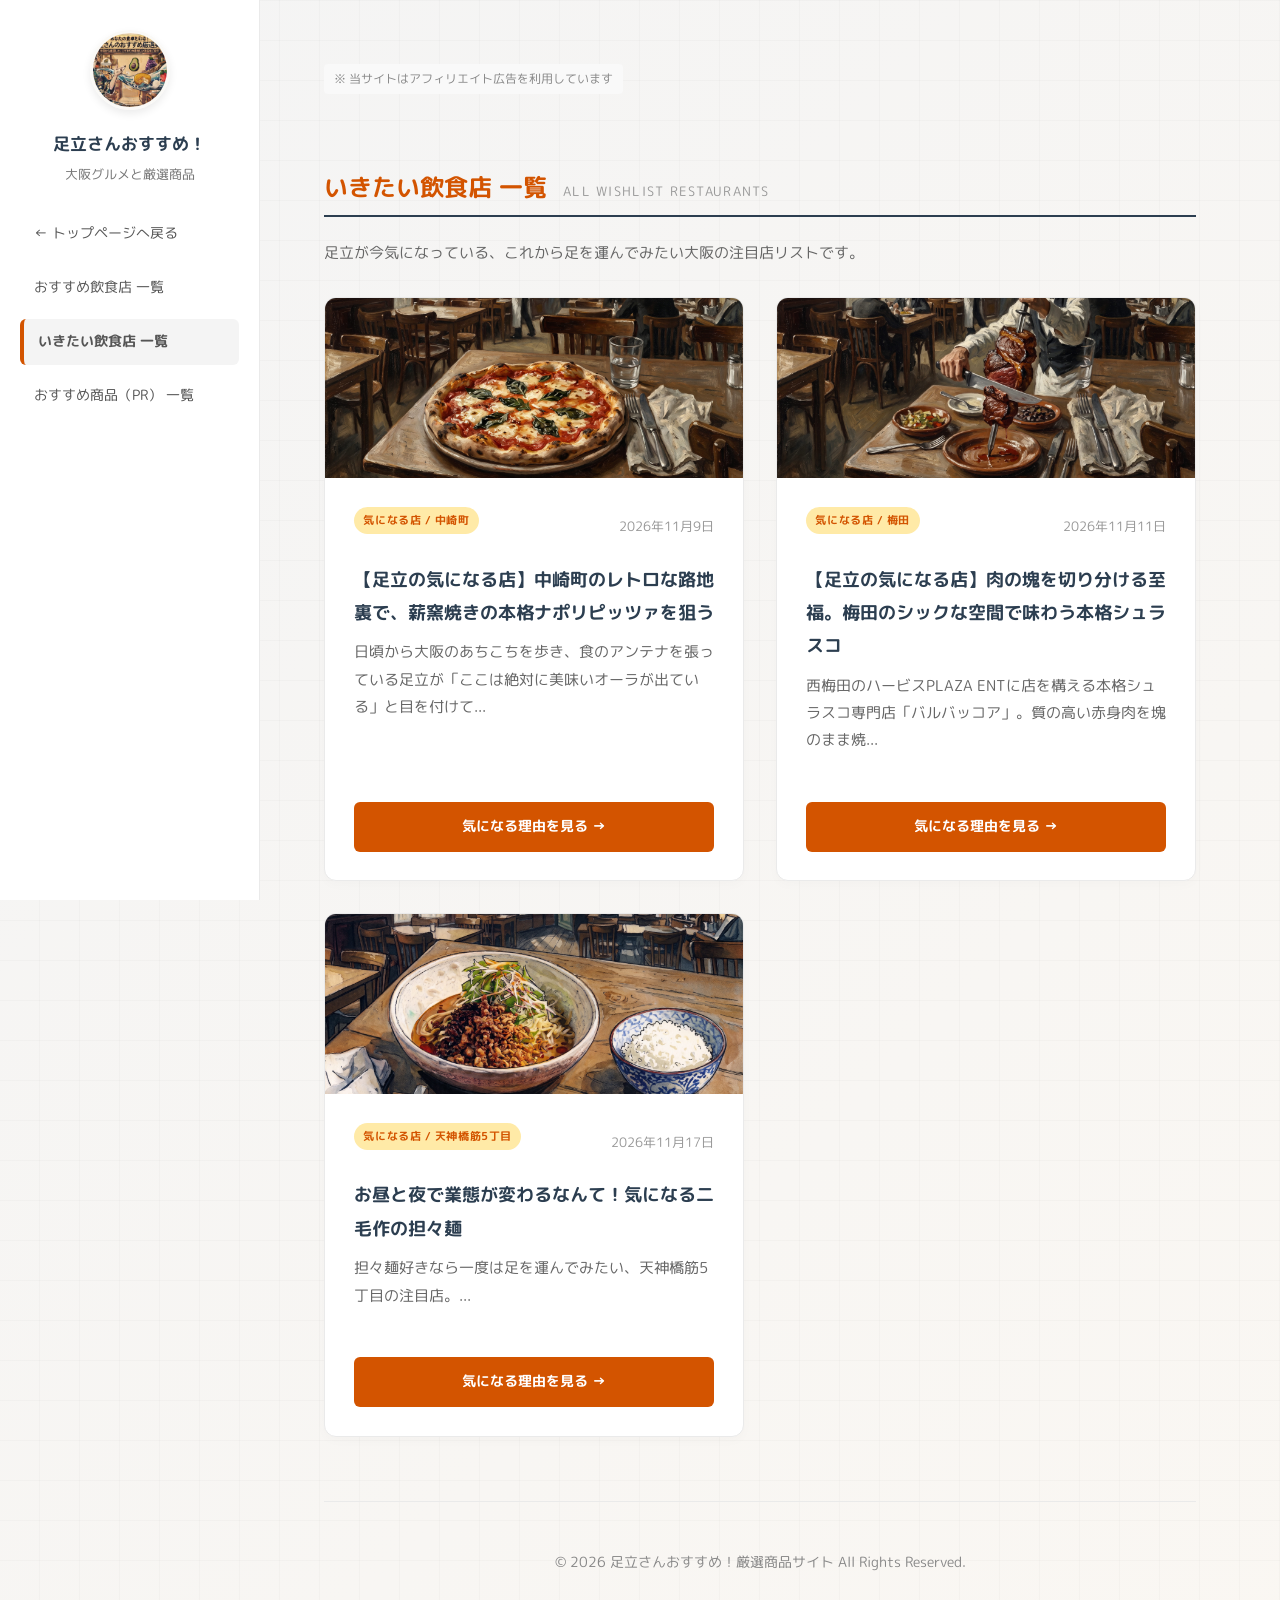
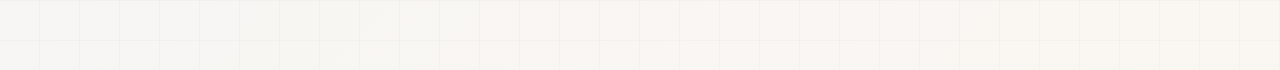
<file: list-wish.html>
<!DOCTYPE html>
<html lang="ja">
<head>
    <meta charset="UTF-8">
    <meta name="viewport" content="width=device-width, initial-scale=1.0">
    <title>いきたい飲食店一覧 | 足立さんおすすめ！大阪グルメ</title>
    <link rel="stylesheet" href="style.css">
    <link href="https://fonts.googleapis.com/css2?family=M+PLUS+Rounded+1c:wght@400;700&display=swap" rel="stylesheet">
</head>
<body>

    <div class="site-wrapper">

        <!-- 左サイドバー -->
        <aside class="side-navigation">
            <div class="side-header">
                <a href="index.html" style="text-decoration: none; color: inherit;">
                    <img src="image/header-adachi.jpeg" alt="足立さん" class="side-avatar">
                    <h2>足立さんおすすめ！</h2>
                    <p class="side-subtitle">大阪グルメと厳選商品</p>
                </a>
            </div>
            
            <nav class="nav-links">
                <a href="index.html">← トップページへ戻る</a>
                <a href="list-gourmet.html">おすすめ飲食店 一覧</a>
                <!-- 現在のページをハイライト表示 -->
                <a href="list-wish.html" style="background: #f4f4f4; font-weight: bold; border-left: 4px solid #d35400;">いきたい飲食店 一覧</a>
                <a href="list-product.html">おすすめ商品（PR） 一覧</a>
            </nav>
        </aside>

        <!-- 右側：メインコンテンツ -->
        <main class="main-content">

            <!-- ステマ規制対策（PR表記） -->
            <div style="font-size: 0.75rem; color: #888; margin-top: 1rem; margin-bottom: 1rem; background: #f9f9f9; padding: 4px 10px; border-radius: 4px; display: inline-block;">
                ※ 当サイトはアフィリエイト広告を利用しています
            </div>

            <div class="section-header">
                <h1 style="font-size: 1.5rem; color: #d35400; margin: 0;">いきたい飲食店 一覧</h1>
                <span>All Wishlist Restaurants</span>
            </div>
            <p style="font-size: 0.95rem; color: #666; margin-bottom: 2rem; line-height: 1.6;">
                足立が今気になっている、これから足を運んでみたい大阪の注目店リストです。
            </p>

            <!-- 記事一覧を自動生成するグリッド -->
            <div class="grid" id="all-wish-grid">
                <!-- JSで全件自動生成 -->
            </div>

            <footer style="margin-top: 4rem;">
                <p>&copy; 2026 足立さんおすすめ！厳選商品サイト All Rights Reserved.</p>
            </footer>

        </main>
    </div>

    <!-- データ読み込み ＆ 一覧の自動生成 -->
    <script src="articles.js"></script>
    <script>
        // type が 'wishlist' の記事を【すべて】取得する
        const allWishes = gourmetArticles.filter(a => a.type === 'wishlist');
        const grid = document.getElementById('all-wish-grid');
        
        if (grid) {
            if (allWishes.length > 0) {
                grid.innerHTML = allWishes.map(article => `
                    <article class="card">
                        <div class="card-image-wrap" style="height: 180px; overflow: hidden;">
                            <img src="${article.image}" alt="${article.title}" style="width: 100%; height: 100%; object-fit: cover;">
                        </div>
                        <div class="card-content">
                            <div style="display: flex; justify-content: space-between; align-items: center; margin-bottom: 0.5rem;">
                                <span class="category-tag" style="background-color: #ffeaa7; color: #d35400;">${article.tag}</span>
                                <span style="font-size: 0.8rem; color: #999;">${article.date}</span>
                            </div>
                            <h3 style="margin-top: 0.5rem;">${article.title}</h3>
                            <p class="card-desc">${article.lead.substring(0, 55)}...</p>
                        </div>
                        <a href="article.html?id=${article.id}" class="affiliate-btn" style="background-color: #d35400;">気になる理由を見る →</a>
                    </article>
                `).join('');
            } else {
                grid.innerHTML = '<p style="color: #666;">現在登録されているいきたい飲食店はありません。</p>';
            }
        }
    </script>
</body>
</html>
</file>
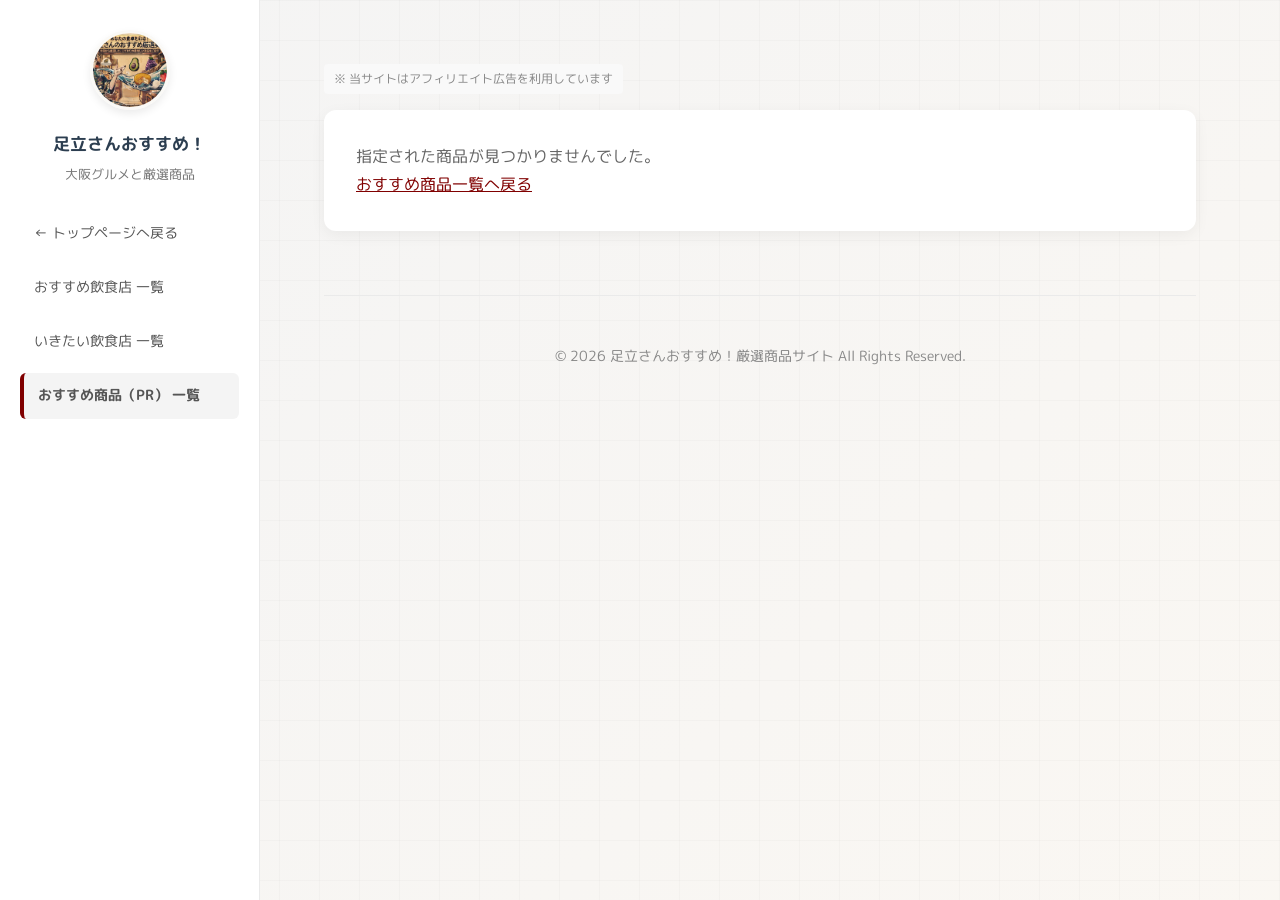
<file: product.html>
<!DOCTYPE html>
<html lang="ja">
<head>
    <meta charset="UTF-8">
    <meta name="viewport" content="width=device-width, initial-scale=1.0">
    <title>商品詳細 | 足立さんおすすめ！大阪グルメ</title>
    <link rel="stylesheet" href="style.css">
    <link href="https://fonts.googleapis.com/css2?family=M+PLUS+Rounded+1c:wght@400;700&display=swap" rel="stylesheet">
</head>
<body>

    <div class="site-wrapper">

        <!-- 左サイドバー -->
        <aside class="side-navigation">
            <div class="side-header">
                <a href="index.html" style="text-decoration: none; color: inherit;">
                    <img src="image/header-adachi.jpeg" alt="足立さん" class="side-avatar">
                    <h2>足立さんおすすめ！</h2>
                    <p class="side-subtitle">大阪グルメと厳選商品</p>
                </a>
            </div>
            
            <nav class="nav-links">
                <a href="index.html">← トップページへ戻る</a>
                <a href="list-gourmet.html">おすすめ飲食店 一覧</a>
                <a href="list-wish.html">いきたい飲食店 一覧</a>
                <a href="list-product.html" style="background: #f4f4f4; font-weight: bold; border-left: 4px solid #800000;">おすすめ商品（PR） 一覧</a>
            </nav>
        </aside>

        <!-- 右側：メインコンテンツ -->
        <main class="main-content">

            <!-- ステマ規制対策（PR表記） -->
            <div style="font-size: 0.75rem; color: #888; margin-top: 1rem; margin-bottom: 1rem; background: #f9f9f9; padding: 4px 10px; border-radius: 4px; display: inline-block;">
                ※ 当サイトはアフィリエイト広告を利用しています
            </div>

            <!-- 商品記事の本体（JSで自動生成） -->
            <article id="product-detail" style="background: #fff; padding: 2rem; border-radius: 12px; box-shadow: 0 4px 15px rgba(0,0,0,0.05);">
                <p>読み込み中...</p>
            </article>

            <footer style="margin-top: 4rem;">
                <p>&copy; 2026 足立さんおすすめ！厳選商品サイト All Rights Reserved.</p>
            </footer>

        </main>
    </div>

    <!-- データ読み込み ＆ 商品記事の自動生成 -->
    <script src="products.js"></script>
    <script>
        const params = new URLSearchParams(window.location.search);
        const productId = params.get('id');
        const container = document.getElementById('product-detail');

        if (container && typeof products !== 'undefined') {
            const prod = products.find(p => p.id === productId);

            if (prod) {
                // ページタイトルを商品名に変更
                document.title = `${prod.name} | 足立さんおすすめ！`;

                // 本文（content配列）を段落HTMLに変換
                const contentHtml = (prod.content || [prod.desc]).map(paragraph => 
                    `<p style="line-height: 1.9; color: #333; margin-bottom: 1.5rem; font-size: 1rem;">${paragraph}</p>`
                ).join('');

                // 目利きポイント枠
                const pointHtml = prod.adachiPoint ? `
                    <div style="background: #fff8f0; border-left: 4px solid #800000; padding: 1.2rem 1.5rem; border-radius: 0 8px 8px 0; margin: 2rem 0;">
                        <h3 style="margin: 0 0 0.5rem 0; font-size: 1.05rem; color: #800000;">足立の目利きポイント</h3>
                        <p style="margin: 0; line-height: 1.8; color: #444; font-size: 0.95rem;">${prod.adachiPoint}</p>
                    </div>
                ` : '';

                container.innerHTML = `
                    <div style="margin-bottom: 1rem;">
                        <a href="list-product.html?cat=${encodeURIComponent(prod.category)}" class="category-tag" style="background: #f4f4f4; color: #555; text-decoration: none; display: inline-block;">${prod.category}</a>
                    </div>
                    <h1 style="font-size: 1.6rem; color: #2c3e50; margin: 0 0 1rem 0; line-height: 1.4;">${prod.name}</h1>
                    <p style="font-size: 1rem; color: #666; margin-bottom: 1.5rem; line-height: 1.6;">${prod.desc}</p>

                    <div style="width: 100%; max-height: 420px; overflow: hidden; border-radius: 10px; margin-bottom: 2rem;">
                        <img src="${prod.image}" alt="${prod.name}" style="width: 100%; height: 100%; object-fit: cover; display: block;">
                    </div>

                    <div class="product-body">
                        ${contentHtml}
                    </div>

                    ${pointHtml}

                    <!-- アフィリエイトリンク枠 -->
                    <div style="text-align: center; margin: 2.5rem 0 1.5rem 0; padding: 1.5rem; background: #fafafa; border: 1px solid #eee; border-radius: 10px;">
                        <p style="font-size: 0.9rem; color: #666; margin: 0 0 1rem 0;">商品の詳細・最新価格はこちらからチェックできます</p>
                        <a href="${prod.url}" target="_blank" rel="noopener" class="affiliate-btn rakuten-btn" style="background-color: #bf0000; display: inline-block; padding: 1rem 2.5rem; font-size: 1.05rem; border-radius: 30px;">${prod.btnText} →</a>
                    </div>

                    <!-- カテゴリー一覧へ戻る導線 -->
                    <div style="text-align: center; margin-top: 2rem; padding-top: 1.5rem; border-top: 1px solid #eee;">
                        <a href="list-product.html?cat=${encodeURIComponent(prod.category)}" style="color: #800000; text-decoration: none; font-weight: bold;">← 「${prod.category}」の商品一覧に戻る</a>
                    </div>
                `;
            } else {
                container.innerHTML = `
                    <p style="color: #666;">指定された商品が見つかりませんでした。</p>
                    <p><a href="list-product.html" style="color: #800000;">おすすめ商品一覧へ戻る</a></p>
                `;
            }
        }
    </script>
</body>
</html>
</file>
<file: style.css>
@charset "UTF-8";

/* wrapperの背景がゆっくり移り変わるアニメーション */
@keyframes backgroundAnimation {
    0% { background-position: 0% 50%; }
    50% { background-position: 100% 50%; }
    100% { background-position: 0% 50%; }
}

* {
    box-sizing: border-box;
    margin: 0;
    padding: 0;
}

body {
    background-color: #faf9f6;
    color: #333333;
    font-family: "M PLUS Rounded 1c", "Rounded Mplus 1c", -apple-system, BlinkMacSystemFont, "Segoe UI", Roboto, sans-serif;
    line-height: 1.8;
}

/* サイト全体を左右に分割するレイアウトベース */
.site-wrapper {
    display: flex;
    min-height: 100vh;
    background-image: 
        repeating-linear-gradient(0deg, transparent, transparent 39px, rgba(0, 0, 0, 0.02) 39px, rgba(0, 0, 0, 0.02) 40px),
        repeating-linear-gradient(90deg, transparent, transparent 39px, rgba(0, 0, 0, 0.02) 39px, rgba(0, 0, 0, 0.02) 40px),
        linear-gradient(-45deg, #fcfcfc, #f7f3ec, #fcf8f2, #f4f4f4);
    background-size: 40px 40px, 40px 40px, 400% 400%;
    animation: backgroundAnimation 25s ease infinite;
}

/* --- 左サイドバーのスタイル（PC用） --- */
.side-navigation {
    width: 260px;
    background-color: rgba(255, 255, 255, 0.95);
    backdrop-filter: blur(8px);
    border-right: 1px solid #eaeaea;
    padding: 30px 20px;
    position: sticky;
    top: 0;
    height: 100vh;
    overflow-y: auto;
    flex-shrink: 0;
    display: flex;
    flex-direction: column;
    z-index: 100;
}

.side-header {
    text-align: center;
    margin-bottom: 25px;
}

.side-avatar {
    width: 80px;
    height: 80px;
    border-radius: 50%;
    object-fit: cover;
    margin-bottom: 10px;
    border: 3px solid #faf9f6;
    box-shadow: 0 4px 8px rgba(0,0,0,0.08);
}

.side-header h2 {
    font-size: 1.05rem;
    color: #2c3e50;
    margin-bottom: 4px;
}

.side-subtitle {
    font-size: 0.8rem;
    color: #777;
}

/* 左サイドの縦並びナビゲーションリンク */
.nav-links {
    display: flex;
    flex-direction: column;
    gap: 8px;
}

.nav-links a {
    text-decoration: none;
    color: #555;
    padding: 10px 14px;
    border-radius: 6px;
    font-size: 0.9rem;
    transition: all 0.2s;
}

.nav-links a:hover {
    background-color: #f4f4f4;
    color: #2c3e50;
    font-weight: bold;
}

/* --- 右側メインコンテンツエリア --- */
.main-content {
    flex-grow: 1;
    padding: 3rem 4rem;
    max-width: 1000px;
}

/* PC時のメインヘッダー画像（スマホでは非表示にするなど調整可能） */
.mobile-header-image {
    background-color: rgba(255, 255, 255, 0.85);
    border-radius: 12px;
    overflow: hidden;
    margin-bottom: 3rem;
    border: 1px solid #eaeaea;
}

.header-image-wrap {
    width: 100%;
    height: 400px; /* 必要に応じて調整 */
    overflow: hidden;
}

.header-image {
    width: 100%;
    height: 100%;
    object-fit: cover;
    object-position: center top;
}

/* セクション見出し */
.section-header {
    margin: 3.5rem 0 1.5rem 0;
    display: flex;
    align-items: baseline;
    gap: 1rem;
    border-bottom: 2px solid #2c3e50;
    padding-bottom: 0.4rem;
}

.section-header h2 {
    font-size: 1.3rem;
    color: #2c3e50;
}

.section-header span {
    font-size: 0.8rem;
    color: #999;
    letter-spacing: 0.1em;
    text-transform: uppercase;
}

/* グリッドレイアウト */
.grid {
    display: grid;
    grid-template-columns: repeat(auto-fit, minmax(280px, 1fr));
    gap: 2rem;
}

/* カードデザイン */
.card {
    background-color: #ffffff;
    border: 1px solid #eaeaea;
    border-radius: 12px;
    overflow: hidden;
    display: flex;
    flex-direction: column;
    justify-content: space-between;
    box-shadow: 0 4px 12px rgba(0,0,0,0.02);
    transition: transform 0.25s ease, box-shadow 0.25s ease;
}

.card:hover {
    transform: translateY(-4px);
    box-shadow: 0 10px 24px rgba(0,0,0,0.06);
}

.card-image-wrap {
    width: 100%;
    height: 180px;
    overflow: hidden;
    background-color: #f7f3ec;
}

.card-image {
    width: 100%;
    height: 100%;
    object-fit: cover;
    transition: transform 0.3s ease;
}

.card:hover .card-image {
    transform: scale(1.03);
}

.card-content {
    padding: 1.8rem;
    flex-grow: 1;
    display: flex;
    flex-direction: column;
}

.card .category-tag {
    font-size: 0.7rem;
    background-color: #f4f4f4;
    color: #555;
    padding: 0.2rem 0.6rem;
    border-radius: 20px;
    align-self: flex-start;
    margin-bottom: 0.8rem;
    font-weight: bold;
    letter-spacing: 0.05em;
}

.card h3 {
    font-size: 1.15rem;
    color: #2c3e50;
    margin-bottom: 0.6rem;
}

.card-desc {
    font-size: 0.95rem;
    color: #666666;
    margin-bottom: 1.2rem;
}

/* レビューボックス */
.review-box {
    background-color: #faf9f6;
    border-left: 3px solid #2c3e50;
    padding: 0.9rem 1rem;
    border-radius: 0 6px 6px 0;
    font-size: 0.9rem;
    color: #444;
    margin-bottom: 1.5rem;
    line-height: 1.6;
}

.review-box strong {
    color: #c0392b;
}

/* アフィリエイトボタン */
.affiliate-btn {
    display: block;
    text-align: center;
    background-color: #bf0000;
    color: #ffffff;
    margin: 0 1.8rem 1.8rem 1.8rem;
    padding: 0.75rem;
    border-radius: 6px;
    text-decoration: none;
    font-weight: bold;
    font-size: 0.9rem;
    transition: background-color 0.2s;
}

.affiliate-btn:hover {
    background-color: #990000;
}

/* 自己紹介エリア */
.adachi-profile {
    display: flex;
    align-items: center;
    gap: 2rem;
    background-color: #ffffff;
    padding: 2.5rem;
    border-radius: 12px;
    border: 1px solid #eaeaea;
    margin-top: 4rem;
    margin-bottom: 2rem;
    box-shadow: 0 4px 12px rgba(0,0,0,0.02);
}

.profile-image-wrap {
    flex-shrink: 0;
}

.profile-image {
    width: 160px;
    height: 160px;
    object-fit: cover;
    border-radius: 50%;
    border: 4px solid #faf9f6;
    box-shadow: 0 4px 8px rgba(0,0,0,0.1);
}

.profile-text h3 {
    font-size: 1.4rem;
    color: #2c3e50;
    margin-bottom: 1.2rem;
}

.profile-text p {
    font-size: 0.95rem;
    color: #666666;
    margin-bottom: 0.8rem;
    line-height: 1.8;
}

.profile-text a {
    color: #e67e22;
    text-decoration: none;
}
.profile-text a:hover {
    text-decoration: underline;
}

footer {
    text-align: center;
    padding: 3rem 1rem;
    color: #888888;
    font-size: 0.85rem;
    border-top: 1px solid #eaeaea;
    margin-top: 4rem;
}

/* --- スマホ表示対応（レスポンシブ） --- */
@media (max-width: 768px) {
    .site-wrapper {
        flex-direction: column; /* スマホでは縦並びに戻す */
    }

    .side-navigation {
        width: 100%;
        height: auto;
        position: relative;
        border-right: none;
        border-bottom: 1px solid #eaeaea;
        padding: 1.5rem;
    }

    .side-header {
        display: flex;
        align-items: center;
        text-align: left;
        gap: 15px;
        margin-bottom: 15px;
    }

    .side-avatar {
        width: 60px;
        height: 60px;
        margin-bottom: 0;
    }

    .nav-links {
        flex-direction: row;
        flex-wrap: wrap;
        gap: 6px;
    }

    .nav-links a {
        background-color: #faf9f6;
        font-size: 0.85rem;
        padding: 6px 10px;
    }

    .main-content {
        padding: 1.5rem;
    }

    .header-image-wrap {
        height: 220px; /* スマホ画面でヘッダー画像が大きすぎないよう調整 */
    }

    .adachi-profile {
        flex-direction: column;
        text-align: center;
        gap: 1.5rem;
        padding: 1.8rem;
    }

    .profile-image {
        width: 120px;
        height: 120px;
    }
}
/* --- トップページ用：コンパクトなグルメ記事リンクリスト --- */
.gourmet-list-container {
    display: flex;
    flex-direction: column;
    gap: 10px;
    margin-bottom: 2.5rem;
}

.gourmet-list-item {
    display: flex;
    align-items: center;
    justify-content: space-between;
    background: #ffffff;
    border: 1px solid #eaeaea;
    border-radius: 8px;
    padding: 12px 18px;
    text-decoration: none;
    color: #333;
    transition: all 0.2s ease;
    box-shadow: 0 2px 6px rgba(0,0,0,0.02);
}

.gourmet-list-item:hover {
    border-color: #2c3e50;
    transform: translateX(4px);
    box-shadow: 0 4px 12px rgba(0,0,0,0.06);
}

.item-tag-wrap {
    display: flex;
    align-items: center;
    gap: 10px;
    flex-shrink: 0;
    margin-right: 15px;
}

.item-date {
    font-size: 0.8rem;
    color: #999;
}

.item-title {
    font-size: 0.95rem;
    color: #2c3e50;
    flex-grow: 1;
    margin: 0;
    white-space: nowrap;
    overflow: hidden;
    text-overflow: ellipsis; /* 長いタイトルは ... で省略 */
}

.item-arrow {
    font-size: 0.85rem;
    font-weight: bold;
    color: #3182ce;
    flex-shrink: 0;
    margin-left: 15px;
}

/* スマホ表示の時は縦に並べる */
@media (max-width: 768px) {
    .gourmet-list-item {
        flex-direction: column;
        align-items: flex-start;
        gap: 6px;
    }
    .item-title {
        white-space: normal;
        font-size: 0.95rem;
    }
    .item-arrow {
        margin-left: 0;
        align-self: flex-end;
    }
}
/* --- 無限スクロールアフィリエイト枠（ティッカー） --- */
.scrolling-ad-container {
    overflow: hidden;
    width: 100%;
    background-color: #faf9f6; /* サイトのテーマカラーに合わせた背景色 */
    padding: 15px 0 20px 0;
    box-sizing: border-box;
    margin-bottom: 3rem;
    border: 1px solid #eaeaea; /* 全体のカード枠と統一 */
    border-radius: 8px;
}

.scrolling-ad-track {
    display: flex;
    width: max-content;
    animation: scrollAds 60s linear infinite; /* 秒数を小さくすると速くなる */
}

/* ホバー時にアニメーションを一時停止（クリックしやすくする配慮） */
.scrolling-ad-track:hover {
    animation-play-state: paused;
}

.ad-item {
    margin: 0 15px;
}

.ad-item img {
    height: 60px; /* バナーの高さに合わせて調整 */
    width: auto;
    display: block;
    border-radius: 4px;
    box-shadow: 0 2px 4px rgba(0,0,0,0.1); /* 少し立体感を持たせる */
    transition: opacity 0.2s;
}

.ad-item img:hover {
    opacity: 0.8;
}

@keyframes scrollAds {
    0% {
        transform: translateX(0);
    }
    100% {
        transform: translateX(-50%);
    }
}
</file>
